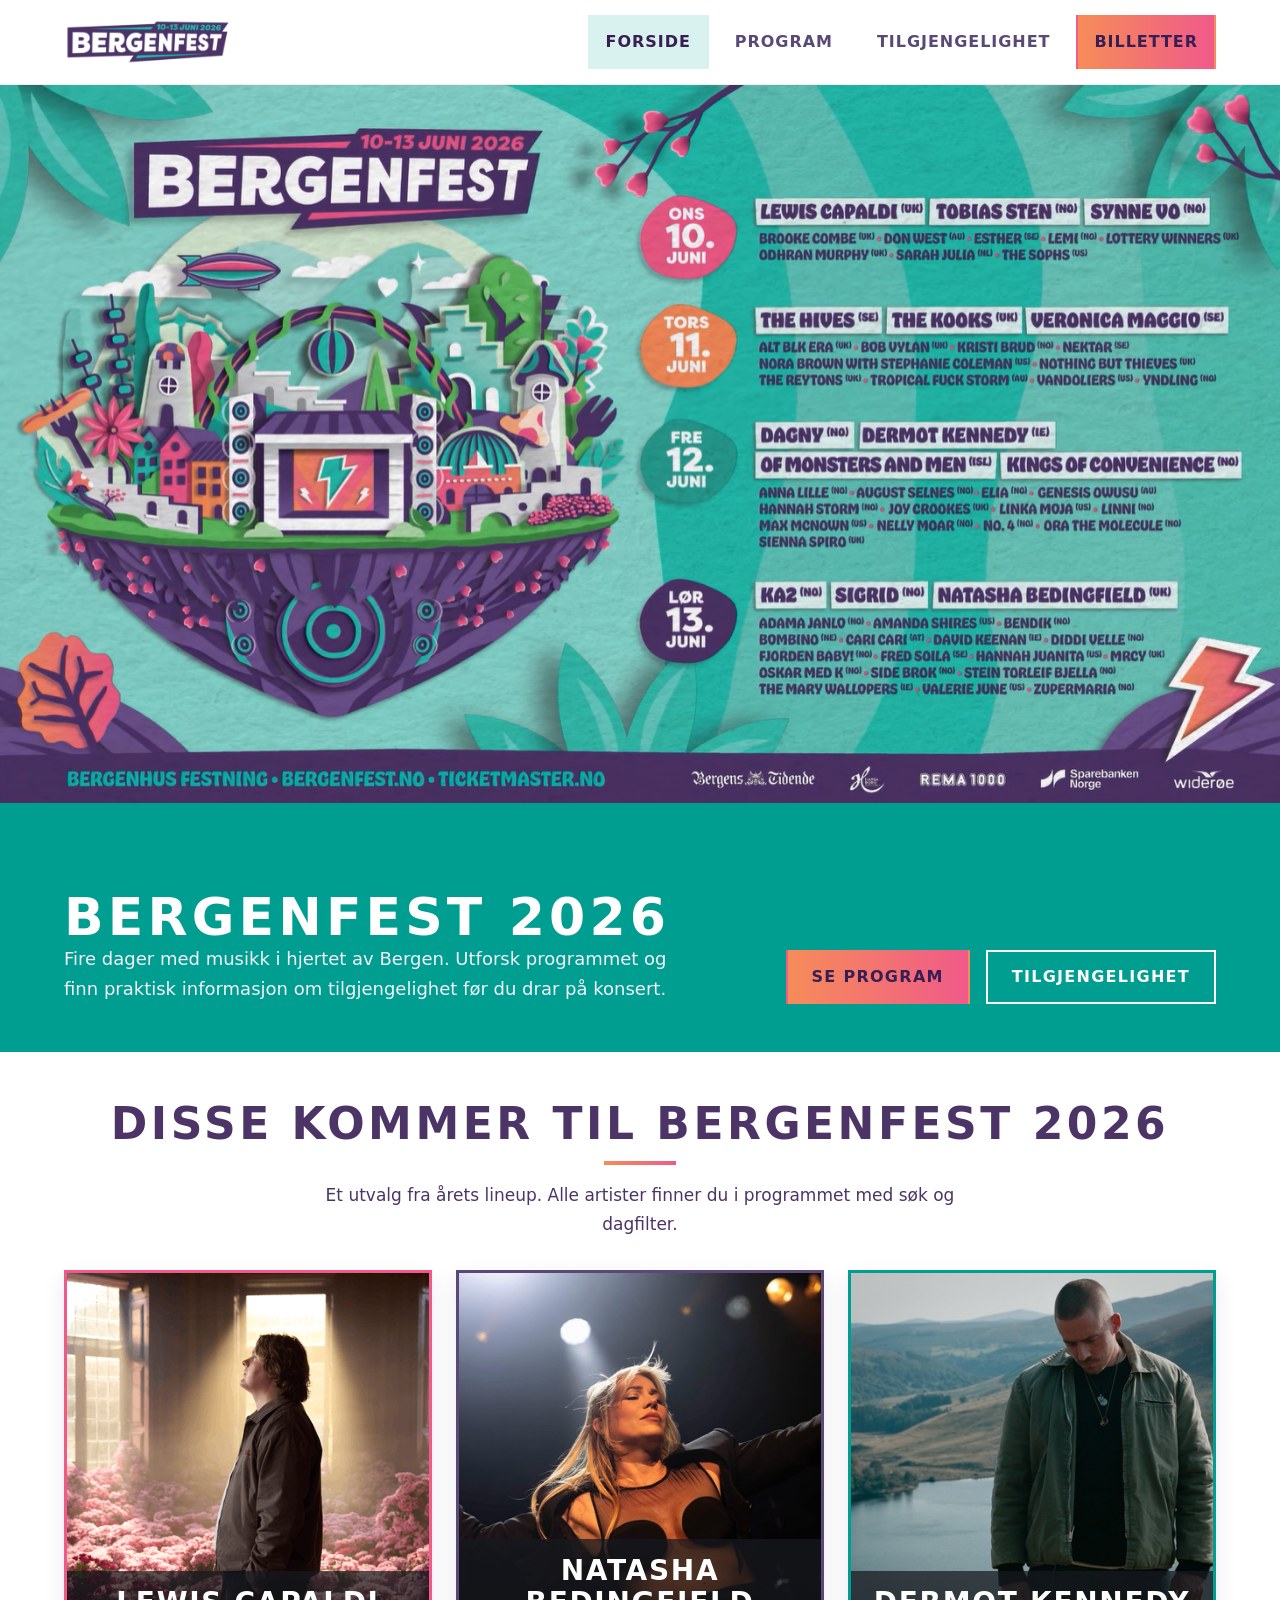
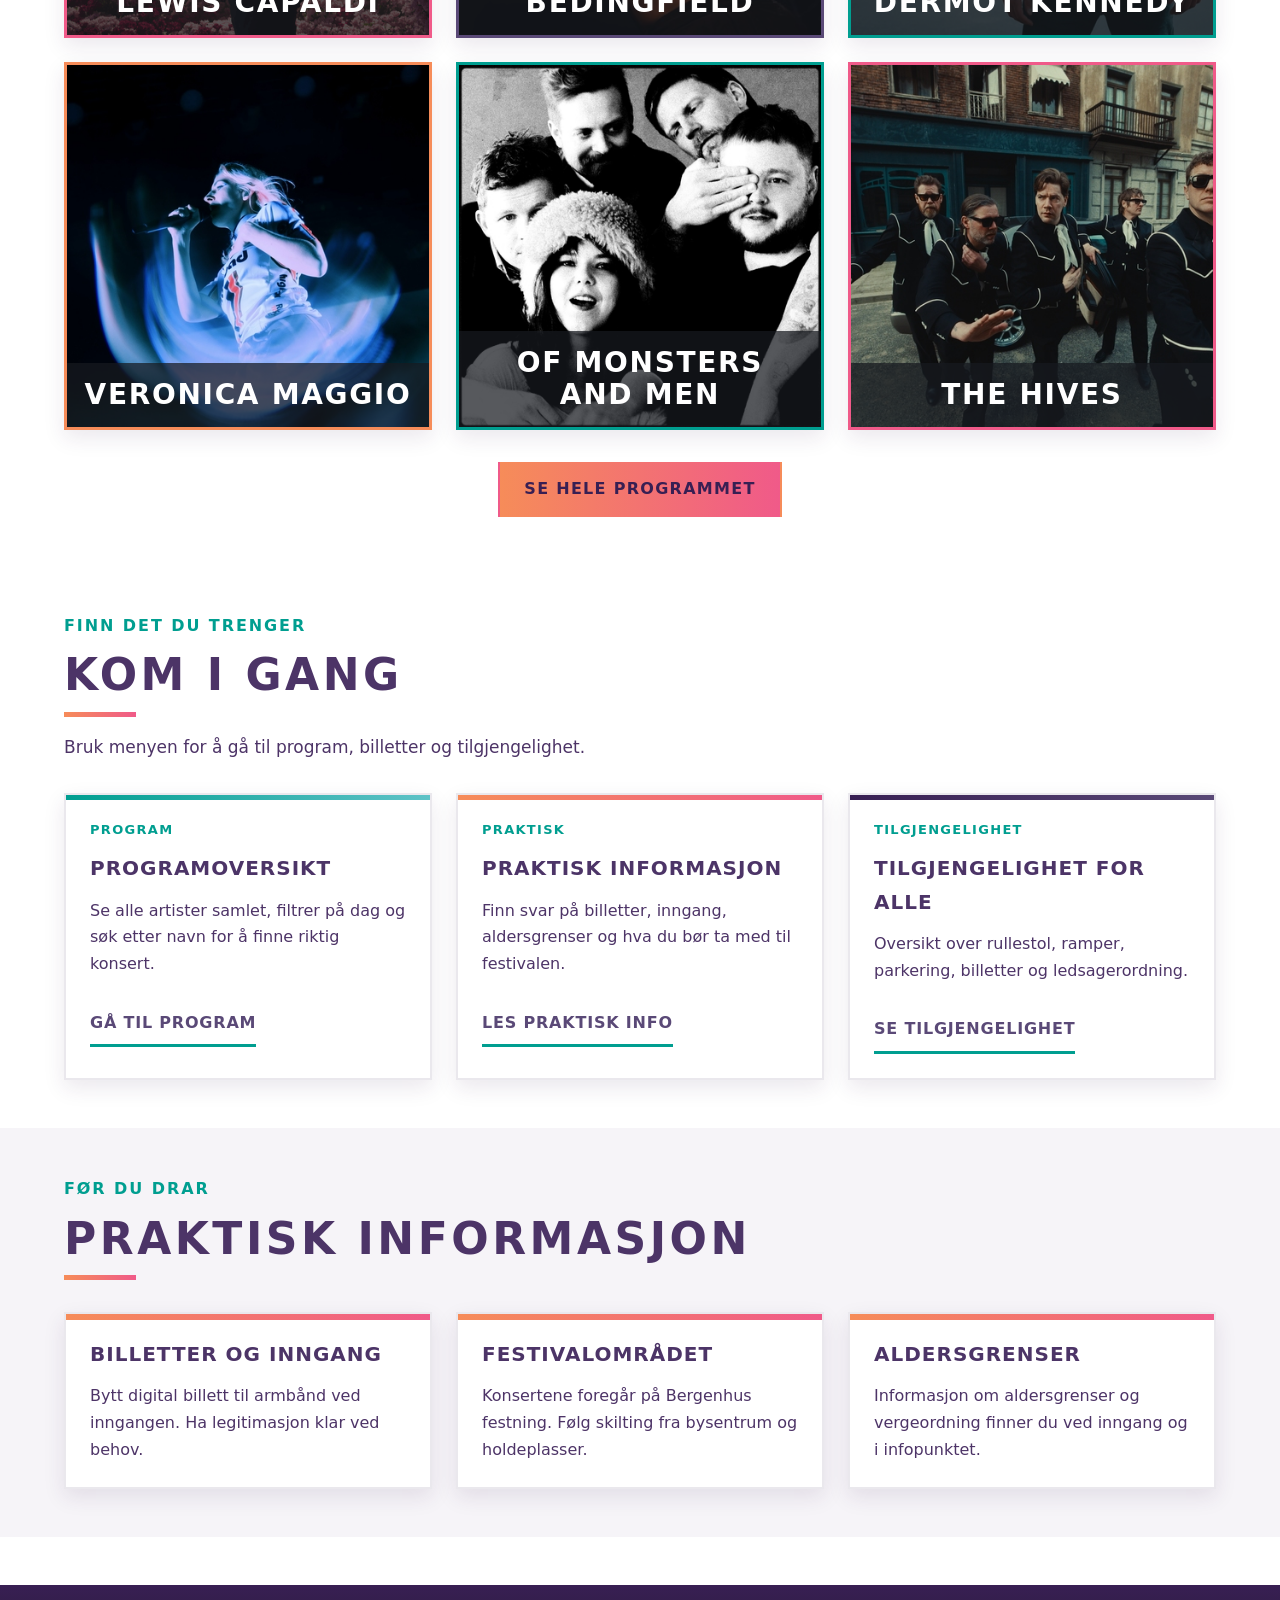
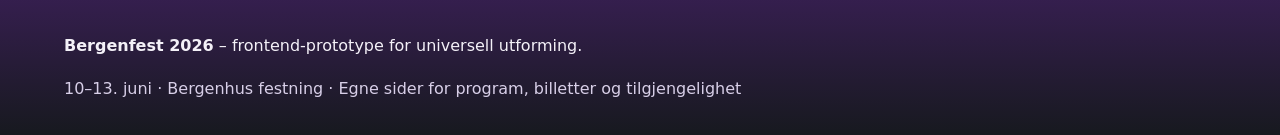
<file: index.html>
<!DOCTYPE html>
<html lang="nb">
<head>
  <meta charset="UTF-8">
  <meta name="viewport" content="width=device-width, initial-scale=1.0">
  <link rel="icon" href="Favicon/BergenFavicon.ico" sizes="any">
  <meta name="description" content="Bergenfest 2026 – forsiden med høydepunkter, kom i gang og praktisk informasjon.">
  <title>Bergenfest 2026 – Forside</title>
  <link rel="stylesheet" href="css/common.css">
  <link rel="stylesheet" href="css/forside.css">
</head>
<body>
  <a class="skip-link" href="#hovedinnhold">Hopp til hovedinnhold</a>

  <header class="site-header">
    <div class="site-header__inner">
      <a class="site-logo" href="index.html" aria-label="Bergenfest 2026 – gå til forsiden">
        <img class="site-logo__image" src="Bergenfest - Bergenfest_files/date-purple-with-green.png" alt="" width="168" height="72">
      </a>

      <div class="site-header__tools">
        <a class="site-cta" href="billetter.html">Billetter</a>
        <button
          type="button"
          class="menu-toggle"
          aria-expanded="false"
          aria-controls="hovedmeny"
          aria-label="Åpne eller lukk navigasjonsmeny"
        >
          <span class="menu-toggle__bar" aria-hidden="true"></span>
          <span class="menu-toggle__bar" aria-hidden="true"></span>
          <span class="menu-toggle__bar" aria-hidden="true"></span>
          <span class="menu-toggle__label">Meny</span>
        </button>
      </div>

      <nav id="hovedmeny" class="site-nav" aria-label="Hovedmeny">
        <ul class="site-nav__list">
          <li><a href="index.html" class="site-nav__link" aria-current="page">Forside</a></li>
          <li><a href="program.html" class="site-nav__link">Program</a></li>
          <li><a href="tilgjengelighet.html" class="site-nav__link">Tilgjengelighet</a></li>
          <li>
            <a href="billetter.html" class="site-nav__link site-nav__link--cta">
              Billetter
            </a>
          </li>
        </ul>
      </nav>
    </div>
  </header>

  <main id="hovedinnhold" class="site-main" tabindex="-1">
    <section class="media-hero" aria-labelledby="forside-tittel">
      <img
        class="media-hero__image"
        src="HJEMMESIDE.png"
        alt="Bergenfest 2026-plakat med festivalillustrasjon, lineup for 10.–13. juni og hovedartister som Lewis Capaldi, The Hives, Dagny og Sigrid."
      >
    </section>

    <section class="intro-band" aria-labelledby="forside-tittel">
      <div class="intro-band__inner">
        <div>
          <p class="section-heading__kicker">Bergenhus festning</p>
          <h1 id="forside-tittel" class="intro-band__title">Bergenfest 2026</h1>
          <p class="intro-band__lead">
            Fire dager med musikk i hjertet av Bergen. Utforsk programmet og finn praktisk informasjon
            om tilgjengelighet før du drar på konsert.
          </p>
        </div>
        <div class="intro-band__actions">
          <a class="button button--primary" href="program.html">Se program</a>
          <a class="button button--on-dark" href="tilgjengelighet.html">Tilgjengelighet</a>
        </div>
      </div>
    </section>

    <section class="page-section featured-artists" aria-labelledby="featured-artists-tittel">
      <header class="section-heading section-heading--centered">
        <h2 id="featured-artists-tittel" class="section-title">Disse kommer til Bergenfest 2026</h2>
        <p class="section-intro">
          Et utvalg fra årets lineup. Alle artister finner du i programmet med søk og dagfilter.
        </p>
      </header>
      <ul class="featured-artists__grid">
        <li class="artist-teaser">
          <article class="artist-teaser__card artist-teaser__card--red">
            <a class="artist-teaser__link" href="artist.html?slug=lewis-capaldi-1">
              <img class="artist-teaser__image" src="Bergenfest - Bergenfest_files/lewis-capaldi-press.png" alt="Pressefoto av Lewis Capaldi">
              <span class="artist-teaser__name">Lewis Capaldi</span>
            </a>
          </article>
        </li>
        <li class="artist-teaser">
          <article class="artist-teaser__card artist-teaser__card--purple">
            <a class="artist-teaser__link" href="artist.html?slug=natasha-bedingfield">
              <img class="artist-teaser__image" src="Bergenfest - Bergenfest_files/nb-1-4-34-17-pm.JPG" alt="Pressefoto av Natasha Bedingfield">
              <span class="artist-teaser__name">Natasha Bedingfield</span>
            </a>
          </article>
        </li>
        <li class="artist-teaser">
          <article class="artist-teaser__card artist-teaser__card--green">
            <a class="artist-teaser__link" href="artist.html?slug=dermot-kennedy">
              <img class="artist-teaser__image" src="Bergenfest - Bergenfest_files/artwork-photo-silken-weinberg.jpg" alt="Pressefoto av Dermot Kennedy">
              <span class="artist-teaser__name">Dermot Kennedy</span>
            </a>
          </article>
        </li>
        <li class="artist-teaser">
          <article class="artist-teaser__card artist-teaser__card--orange">
            <a class="artist-teaser__link" href="artist.html?slug=veronica-maggio-1">
              <img class="artist-teaser__image" src="Bergenfest - Bergenfest_files/veronica-maggio-bla-va-gra-t-fotograf-johanna-pettersson.jpg" alt="Pressefoto av Veronica Maggio">
              <span class="artist-teaser__name">Veronica Maggio</span>
            </a>
          </article>
        </li>
        <li class="artist-teaser">
          <article class="artist-teaser__card artist-teaser__card--green">
            <a class="artist-teaser__link" href="artist.html?slug=of-monsters-and-men">
              <img class="artist-teaser__image" src="Bergenfest - Bergenfest_files/omam-2025-festival-asset-1.jpg" alt="Pressefoto av Of Monsters and Men">
              <span class="artist-teaser__name">Of Monsters and Men</span>
            </a>
          </article>
        </li>
        <li class="artist-teaser">
          <article class="artist-teaser__card artist-teaser__card--red">
            <a class="artist-teaser__link" href="artist.html?slug=the-hives">
              <img class="artist-teaser__image" src="Bergenfest - Bergenfest_files/2025-03-12-thehives-romania-10908.jpg" alt="Pressefoto av The Hives">
              <span class="artist-teaser__name">The Hives</span>
            </a>
          </article>
        </li>
      </ul>
      <p class="featured-artists__cta">
        <a class="button button--primary" href="program.html">Se hele programmet</a>
      </p>
    </section>

    <section class="page-section" aria-labelledby="kom-i-gang-tittel">
      <header class="section-heading">
        <p class="section-heading__kicker">Finn det du trenger</p>
        <h2 id="kom-i-gang-tittel" class="section-title">Kom i gang</h2>
        <p class="section-intro">
          Bruk menyen for å gå til program, billetter og tilgjengelighet.
        </p>
      </header>
      <ul class="card-grid">
        <li>
          <article class="info-card info-card--program">
            <p class="info-card__tag" aria-hidden="true">Program</p>
            <h3 class="info-card__title">Programoversikt</h3>
            <p class="info-card__text">
              Se alle artister samlet, filtrer på dag og søk etter navn for å finne riktig konsert.
            </p>
            <a class="info-card__link" href="program.html">Gå til program</a>
          </article>
        </li>
        <li>
          <article class="info-card info-card--practical">
            <p class="info-card__tag" aria-hidden="true">Praktisk</p>
            <h3 class="info-card__title">Praktisk informasjon</h3>
            <p class="info-card__text">
              Finn svar på billetter, inngang, aldersgrenser og hva du bør ta med til festivalen.
            </p>
            <a class="info-card__link" href="index.html#praktisk">Les praktisk info</a>
          </article>
        </li>
        <li>
          <article class="info-card info-card--access">
            <p class="info-card__tag" aria-hidden="true">Tilgjengelighet</p>
            <h3 class="info-card__title">Tilgjengelighet for alle</h3>
            <p class="info-card__text">
              Oversikt over rullestol, ramper, parkering, billetter og ledsagerordning.
            </p>
            <a class="info-card__link" href="tilgjengelighet.html">Se tilgjengelighet</a>
          </article>
        </li>
      </ul>
    </section>

    <section id="praktisk" class="page-section page-section--muted" aria-labelledby="praktisk-tittel">
      <header class="section-heading">
        <p class="section-heading__kicker">Før du drar</p>
        <h2 id="praktisk-tittel" class="section-title">Praktisk informasjon</h2>
      </header>
      <div class="practical-grid">
        <article class="practical-card">
          <h3 class="practical-card__title">Billetter og inngang</h3>
          <p>Bytt digital billett til armbånd ved inngangen. Ha legitimasjon klar ved behov.</p>
        </article>
        <article class="practical-card">
          <h3 class="practical-card__title">Festivalområdet</h3>
          <p>Konsertene foregår på Bergenhus festning. Følg skilting fra bysentrum og holdeplasser.</p>
        </article>
        <article class="practical-card">
          <h3 class="practical-card__title">Aldersgrenser</h3>
          <p>Informasjon om aldersgrenser og vergeordning finner du ved inngang og i infopunktet.</p>
        </article>
      </div>
    </section>
  </main>

  <footer class="site-footer">
    <div class="site-footer__inner">
      <p><strong>Bergenfest 2026</strong> – frontend-prototype for universell utforming.</p>
      <p class="site-footer__meta">10–13. juni · Bergenhus festning · Egne sider for program, billetter og tilgjengelighet</p>
    </div>
  </footer>

  <script src="js/common.js"></script>
</body>
</html>
</file>
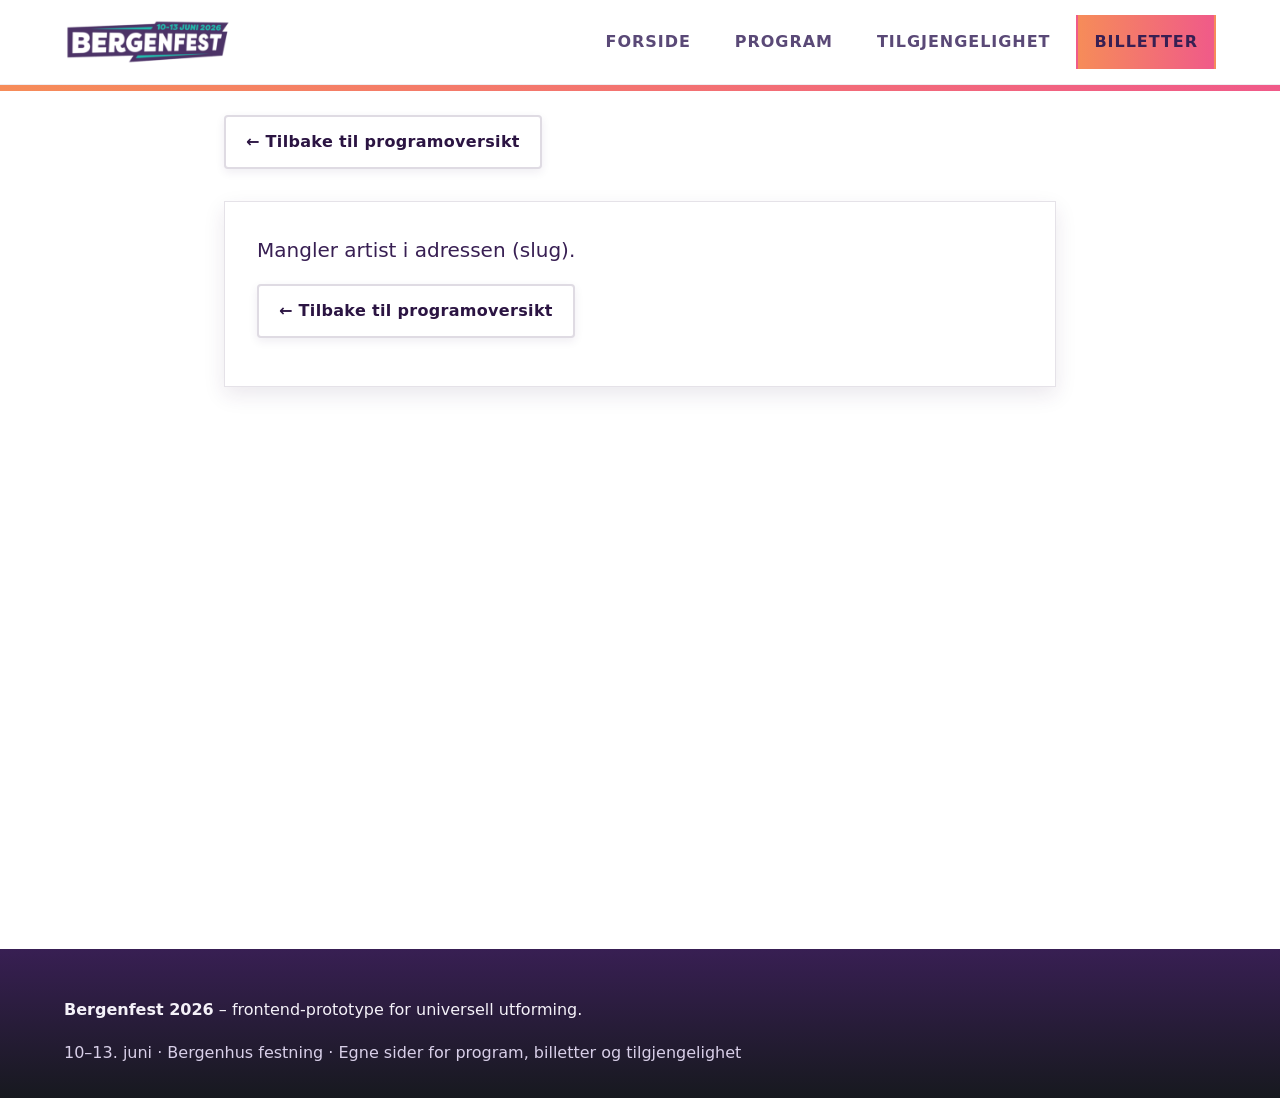
<file: artist.html>
<!DOCTYPE html>
<html lang="nb">
<head>
  <meta charset="UTF-8">
  <meta name="viewport" content="width=device-width, initial-scale=1.0">
  <link rel="icon" href="Favicon/BergenFavicon.ico" sizes="any">
  <meta id="side-meta" name="description" content="Artist på Bergenfest 2026.">
  <title>Artist – Bergenfest 2026</title>
  <link rel="stylesheet" href="css/common.css">
  <link rel="stylesheet" href="css/artist.css">
</head>
<body>
  <a class="skip-link" href="#hovedinnhold">Hopp til hovedinnhold</a>

  <header class="site-header">
    <div class="site-header__inner">
      <a class="site-logo" href="index.html" aria-label="Bergenfest 2026 – gå til forsiden">
        <img class="site-logo__image" src="Bergenfest - Bergenfest_files/date-purple-with-green.png" alt="" width="168" height="72">
      </a>

      <div class="site-header__tools">
        <a class="site-cta" href="billetter.html">Billetter</a>
        <button
          type="button"
          class="menu-toggle"
          aria-expanded="false"
          aria-controls="hovedmeny"
          aria-label="Åpne eller lukk navigasjonsmeny"
        >
          <span class="menu-toggle__bar" aria-hidden="true"></span>
          <span class="menu-toggle__bar" aria-hidden="true"></span>
          <span class="menu-toggle__bar" aria-hidden="true"></span>
          <span class="menu-toggle__label">Meny</span>
        </button>
      </div>

      <nav id="hovedmeny" class="site-nav" aria-label="Hovedmeny">
        <ul class="site-nav__list">
          <li><a href="index.html" class="site-nav__link">Forside</a></li>
          <li><a href="program.html" class="site-nav__link">Program</a></li>
          <li><a href="tilgjengelighet.html" class="site-nav__link">Tilgjengelighet</a></li>
          <li>
            <a href="billetter.html" class="site-nav__link site-nav__link--cta">
              Billetter
            </a>
          </li>
        </ul>
      </nav>
    </div>
  </header>

  <main id="hovedinnhold" class="site-main" tabindex="-1">
    <div class="page-intro page-intro--program" aria-hidden="true"></div>
    <div class="page-section artist-page">
      <nav class="artist-page-nav" aria-label="Program">
        <a class="artist-back" href="program.html">← Tilbake til programoversikt</a>
      </nav>
      <div id="artist-root" class="artist-root" aria-live="polite">
        <p class="artist-status">Laster artist …</p>
      </div>
    </div>
  </main>

  <footer class="site-footer">
    <div class="site-footer__inner">
      <p><strong>Bergenfest 2026</strong> – frontend-prototype for universell utforming.</p>
      <p class="site-footer__meta">10–13. juni · Bergenhus festning · Egne sider for program, billetter og tilgjengelighet</p>
    </div>
  </footer>

  <script src="js/common.js"></script>
  <script src="js/artist.js"></script>
</body>
</html>
</file>
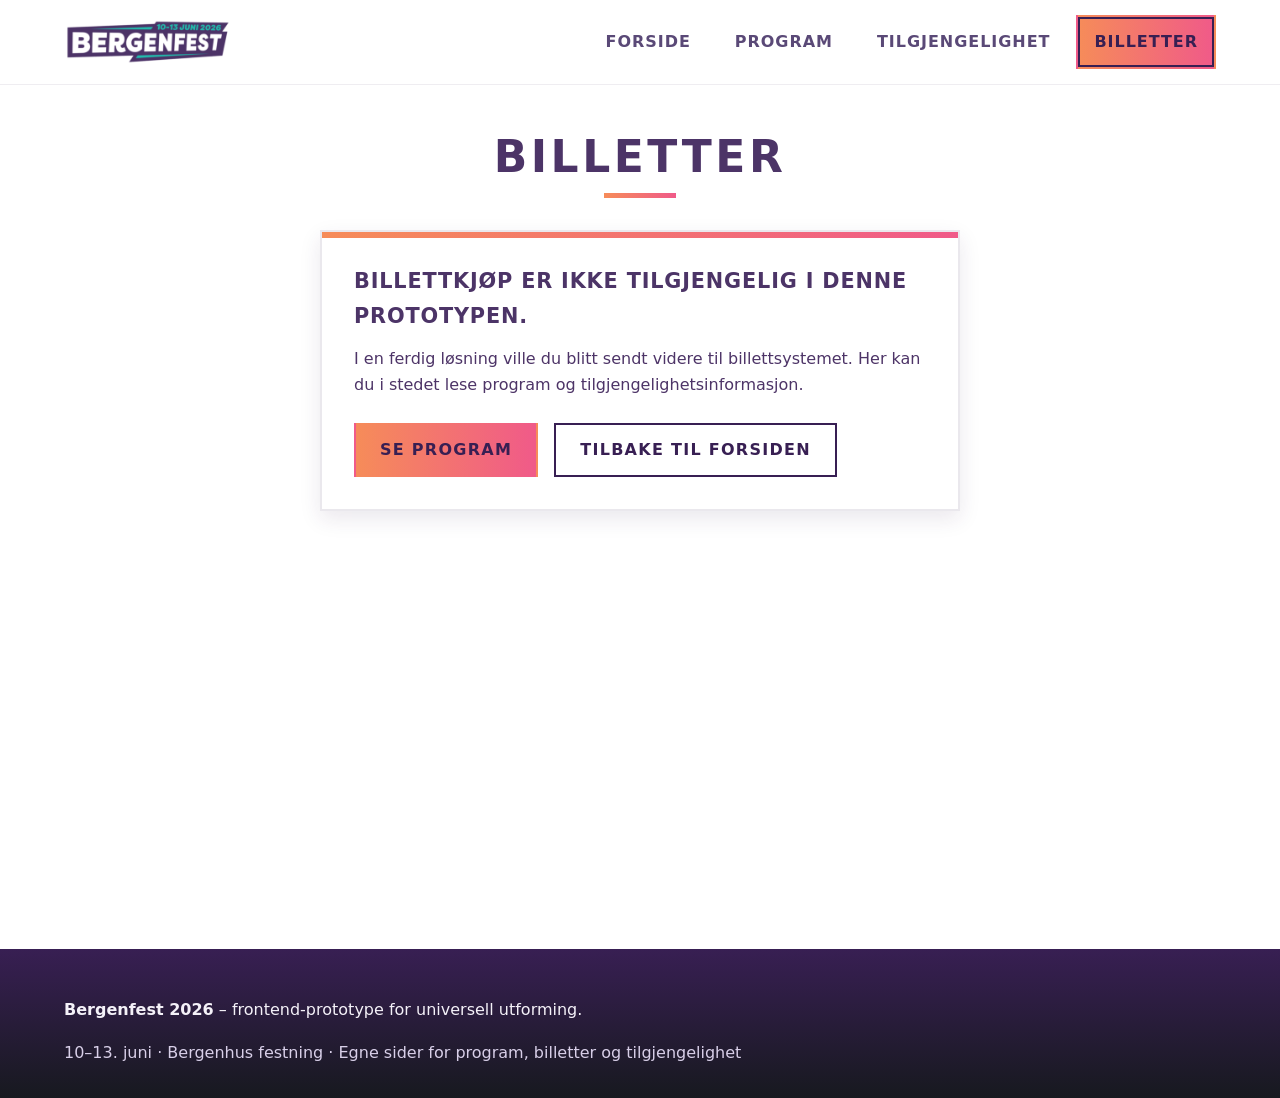
<file: billetter.html>
<!DOCTYPE html>
<html lang="nb">
<head>
  <meta charset="UTF-8">
  <meta name="viewport" content="width=device-width, initial-scale=1.0">
  <link rel="icon" href="Favicon/BergenFavicon.ico" sizes="any">
  <meta name="description" content="Bergenfest 2026 – informasjon om billetter (prototype).">
  <title>Bergenfest 2026 – Billetter</title>
  <link rel="stylesheet" href="css/common.css">
  <link rel="stylesheet" href="css/billetter.css">
</head>
<body>
  <a class="skip-link" href="#hovedinnhold">Hopp til hovedinnhold</a>

  <header class="site-header">
    <div class="site-header__inner">
      <a class="site-logo" href="index.html" aria-label="Bergenfest 2026 – gå til forsiden">
        <img class="site-logo__image" src="Bergenfest - Bergenfest_files/date-purple-with-green.png" alt="" width="168" height="72">
      </a>

      <div class="site-header__tools">
        <a class="site-cta" href="billetter.html" aria-current="page">Billetter</a>
        <button
          type="button"
          class="menu-toggle"
          aria-expanded="false"
          aria-controls="hovedmeny"
          aria-label="Åpne eller lukk navigasjonsmeny"
        >
          <span class="menu-toggle__bar" aria-hidden="true"></span>
          <span class="menu-toggle__bar" aria-hidden="true"></span>
          <span class="menu-toggle__bar" aria-hidden="true"></span>
          <span class="menu-toggle__label">Meny</span>
        </button>
      </div>

      <nav id="hovedmeny" class="site-nav" aria-label="Hovedmeny">
        <ul class="site-nav__list">
          <li><a href="index.html" class="site-nav__link">Forside</a></li>
          <li><a href="program.html" class="site-nav__link">Program</a></li>
          <li><a href="tilgjengelighet.html" class="site-nav__link">Tilgjengelighet</a></li>
          <li>
            <a href="billetter.html" class="site-nav__link site-nav__link--cta" aria-current="page">
              Billetter
            </a>
          </li>
        </ul>
      </nav>
    </div>
  </header>

  <main id="hovedinnhold" class="site-main" tabindex="-1">
    <div class="page-section page-section--centered">
      <header class="page-header">
        <h1 id="billetter-tittel" class="page-header__title">Billetter</h1>
      </header>
      <div class="notice notice--info" role="status">
        <p class="notice__title">Billettkjøp er ikke tilgjengelig i denne prototypen.</p>
        <p class="notice__text">
          I en ferdig løsning ville du blitt sendt videre til billettsystemet. Her kan du i stedet lese program
          og tilgjengelighetsinformasjon.
        </p>
        <div class="notice__actions">
          <a class="button button--primary" href="program.html">Se program</a>
          <a class="button button--secondary" href="index.html">Tilbake til forsiden</a>
        </div>
      </div>
    </div>
  </main>

  <footer class="site-footer">
    <div class="site-footer__inner">
      <p><strong>Bergenfest 2026</strong> – frontend-prototype for universell utforming.</p>
      <p class="site-footer__meta">10–13. juni · Bergenhus festning · Egne sider for program, billetter og tilgjengelighet</p>
    </div>
  </footer>

  <script src="js/common.js"></script>
</body>
</html>
</file>
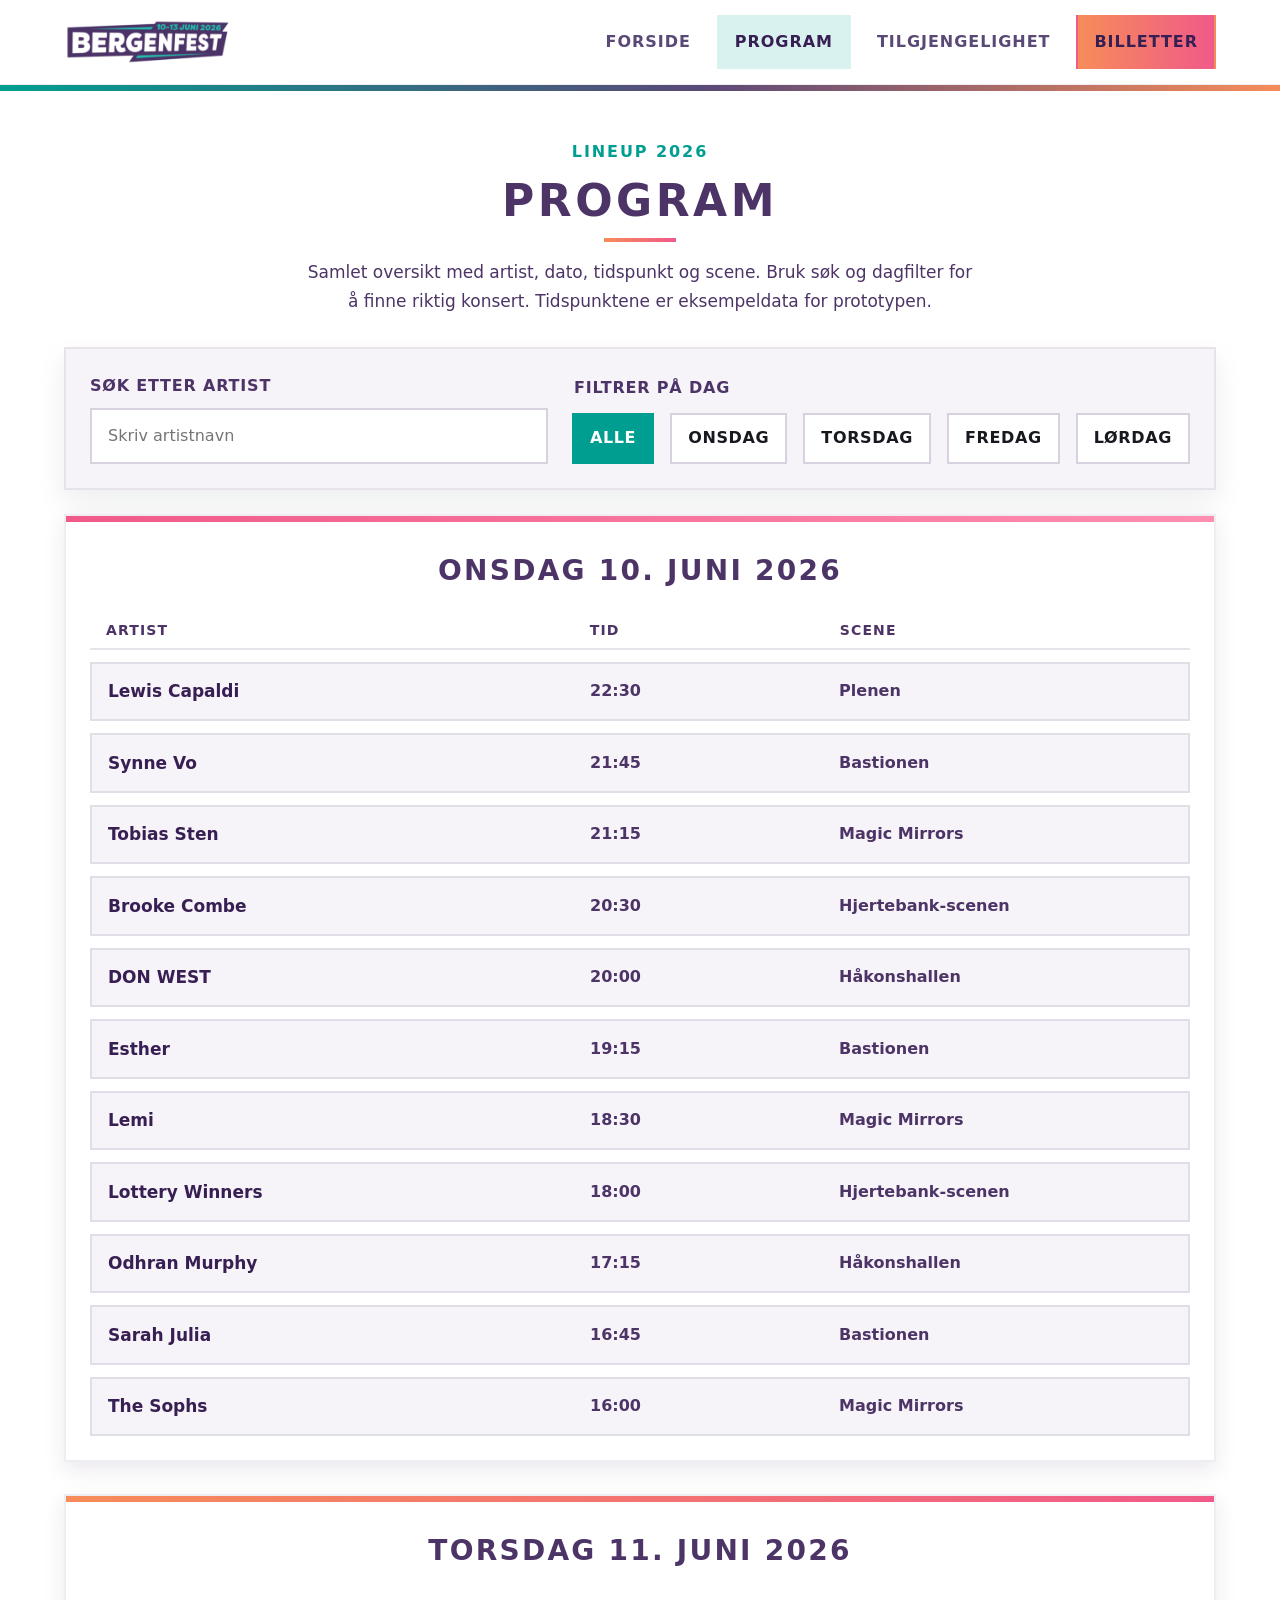
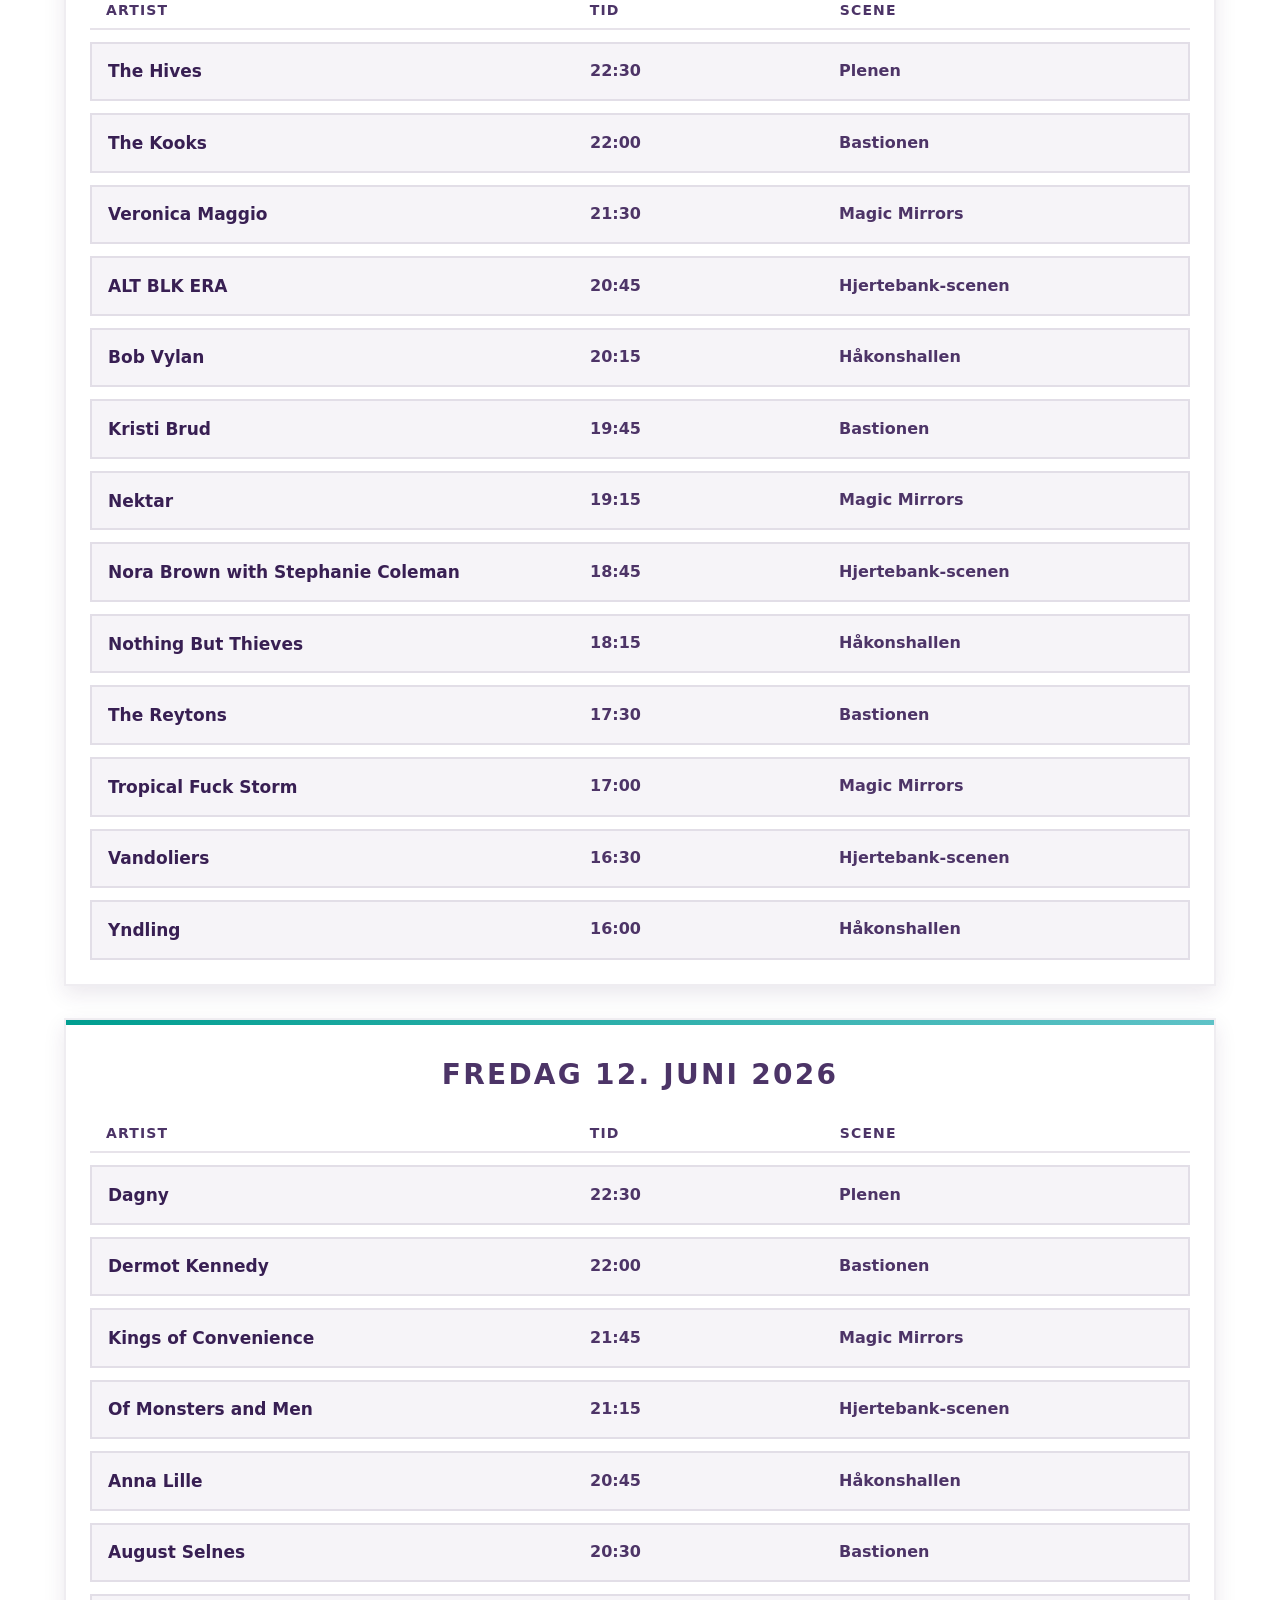
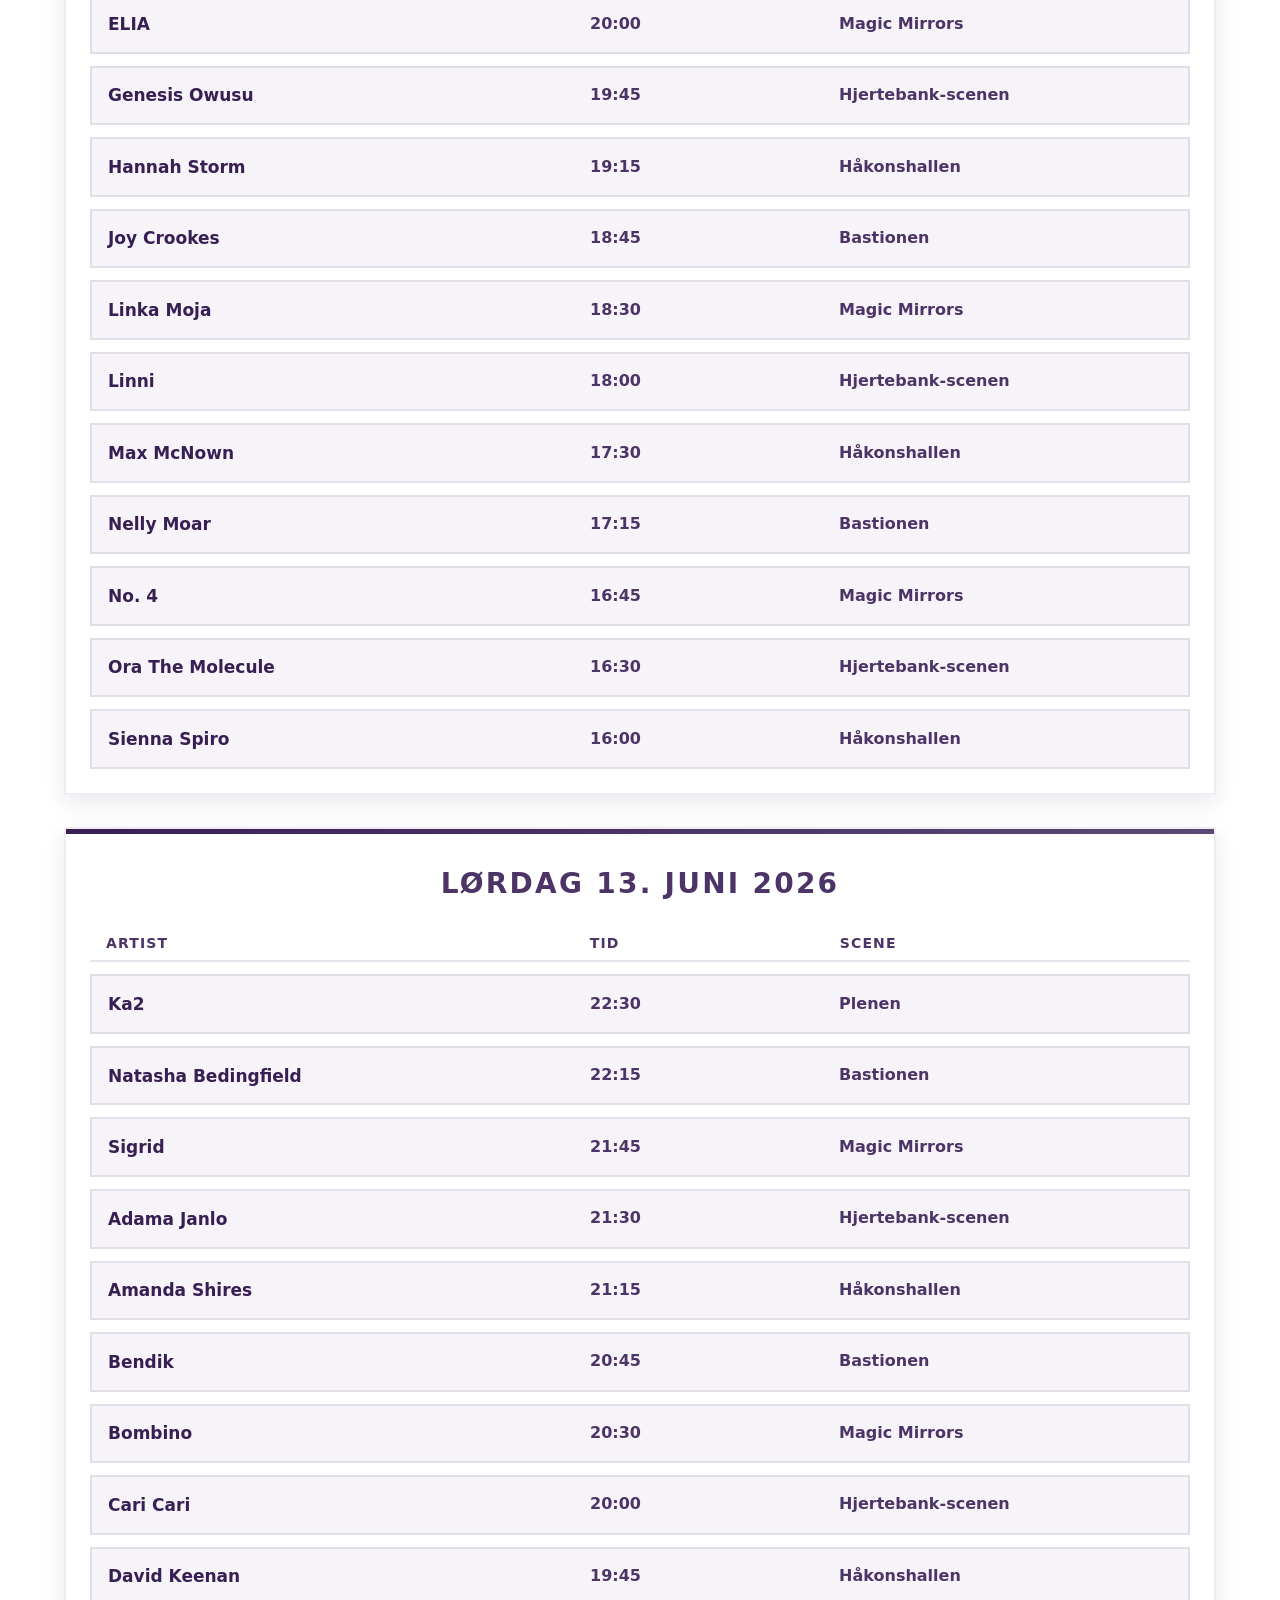
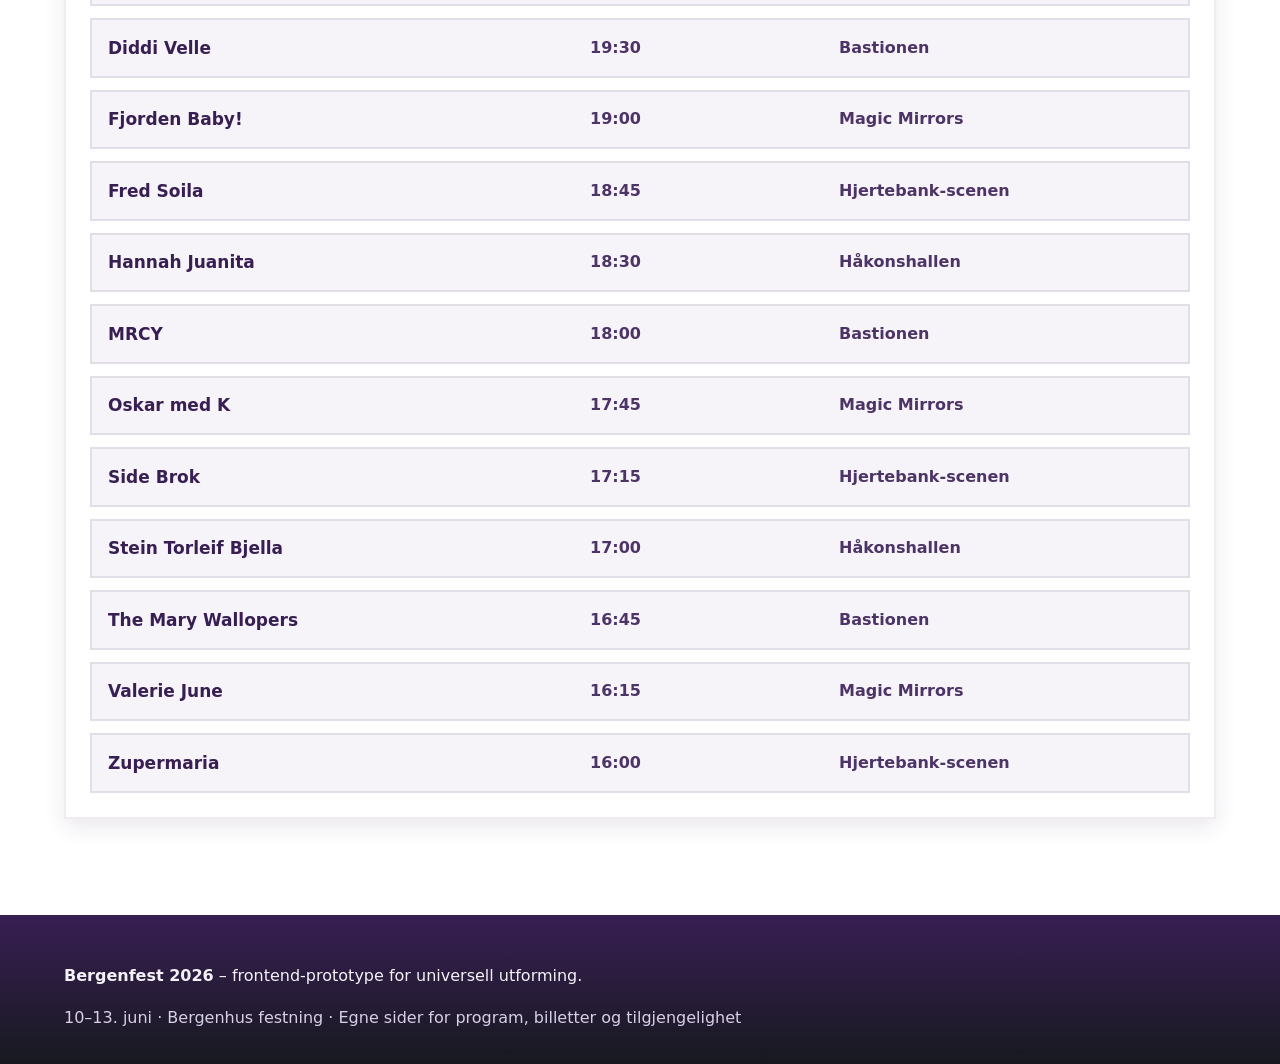
<file: program.html>
<!DOCTYPE html>
<html lang="nb">
<head>
  <meta charset="UTF-8">
  <meta name="viewport" content="width=device-width, initial-scale=1.0">
  <link rel="icon" href="Favicon/BergenFavicon.ico" sizes="any">
  <meta name="description" content="Bergenfest 2026 – program fordelt på onsdag til lørdag. Søk og filtrer på dag.">
  <title>Bergenfest 2026 – Program</title>
  <link rel="stylesheet" href="css/common.css">
  <link rel="stylesheet" href="css/program.css">
</head>
<body>
  <a class="skip-link" href="#hovedinnhold">Hopp til hovedinnhold</a>

  <header class="site-header">
    <div class="site-header__inner">
      <a class="site-logo" href="index.html" aria-label="Bergenfest 2026 – gå til forsiden">
        <img class="site-logo__image" src="Bergenfest - Bergenfest_files/date-purple-with-green.png" alt="" width="168" height="72">
      </a>

      <div class="site-header__tools">
        <a class="site-cta" href="billetter.html">Billetter</a>
        <button
          type="button"
          class="menu-toggle"
          aria-expanded="false"
          aria-controls="hovedmeny"
          aria-label="Åpne eller lukk navigasjonsmeny"
        >
          <span class="menu-toggle__bar" aria-hidden="true"></span>
          <span class="menu-toggle__bar" aria-hidden="true"></span>
          <span class="menu-toggle__bar" aria-hidden="true"></span>
          <span class="menu-toggle__label">Meny</span>
        </button>
      </div>

      <nav id="hovedmeny" class="site-nav" aria-label="Hovedmeny">
        <ul class="site-nav__list">
          <li><a href="index.html" class="site-nav__link">Forside</a></li>
          <li><a href="program.html" class="site-nav__link" aria-current="page">Program</a></li>
          <li><a href="tilgjengelighet.html" class="site-nav__link">Tilgjengelighet</a></li>
          <li>
            <a href="billetter.html" class="site-nav__link site-nav__link--cta">
              Billetter
            </a>
          </li>
        </ul>
      </nav>
    </div>
  </header>

  <main id="hovedinnhold" class="site-main" tabindex="-1">
    <div class="page-intro page-intro--program" aria-hidden="true"></div>
    <div class="page-section">
      <header class="page-header page-header--centered">
        <p class="page-header__kicker">Lineup 2026</p>
        <h1 id="program-tittel" class="page-header__title">Program</h1>
        <p class="page-header__lead">
          Samlet oversikt med artist, dato, tidspunkt og scene. Bruk søk og dagfilter for å finne riktig konsert.
          Tidspunktene er eksempeldata for prototypen.
        </p>
      </header>

      <div class="program-controls" role="search" aria-label="Filtrer program">
        <label class="search-field" for="artist-sok">
          <span class="search-field__label">Søk etter artist</span>
          <input
            id="artist-sok"
            class="search-field__input"
            type="search"
            name="artist-sok"
            placeholder="Skriv artistnavn"
            autocomplete="off"
            enterkeyhint="search"
          >
        </label>

        <fieldset class="day-filters">
          <legend class="day-filters__legend">Filtrer på dag</legend>
          <div class="day-filters__buttons">
            <button type="button" class="filter-button filter-button--active" data-day-filter="alle" aria-pressed="true">
              Alle
            </button>
            <button type="button" class="filter-button" data-day-filter="onsdag" aria-pressed="false">
              Onsdag
            </button>
            <button type="button" class="filter-button" data-day-filter="torsdag" aria-pressed="false">
              Torsdag
            </button>
            <button type="button" class="filter-button" data-day-filter="fredag" aria-pressed="false">
              Fredag
            </button>
            <button type="button" class="filter-button" data-day-filter="lordag" aria-pressed="false">
              Lørdag
            </button>
          </div>
        </fieldset>
      </div>

      <p id="program-status" class="program-status" role="status" aria-live="polite"></p>

      <div id="program-innhold" class="program-schedule" aria-describedby="program-tittel program-status">
        <section class="program-day program-day--onsdag" data-day="onsdag" aria-labelledby="program-dag-onsdag">
          <h2 id="program-dag-onsdag" class="program-day__title">Onsdag 10. juni 2026</h2>
          <div class="program-day__table" role="table" aria-label="Onsdag 10. juni 2026">
            <div class="program-day__header" role="row">
              <span class="program-day__header-cell program-day__header-cell--artist" role="columnheader">Artist</span>
              <span class="program-day__header-cell program-day__header-cell--time" role="columnheader">Tid</span>
              <span class="program-day__header-cell program-day__header-cell--stage" role="columnheader">Scene</span>
            </div>
            <ul class="program-day__list" role="rowgroup">
            <li class="program-day__item" data-artist-name="lewis capaldi" role="row">
              <a class="program-day__link" href="artist.html?slug=lewis-capaldi-1">
                <span class="program-day__name" role="cell">Lewis Capaldi</span>
                <span class="program-day__time" role="cell">
                  <span class="program-day__label">Tid</span>
                  <time datetime="2026-06-10T22:30">22:30</time>
                </span>
                <span class="program-day__stage" role="cell">
                  <span class="program-day__label">Scene</span>
                  Plenen
                </span>
              </a>
            </li>
            <li class="program-day__item" data-artist-name="synne vo" role="row">
              <a class="program-day__link" href="artist.html?slug=synne-vo">
                <span class="program-day__name" role="cell">Synne Vo</span>
                <span class="program-day__time" role="cell">
                  <span class="program-day__label">Tid</span>
                  <time datetime="2026-06-10T21:45">21:45</time>
                </span>
                <span class="program-day__stage" role="cell">
                  <span class="program-day__label">Scene</span>
                  Bastionen
                </span>
              </a>
            </li>
            <li class="program-day__item" data-artist-name="tobias sten" role="row">
              <a class="program-day__link" href="artist.html?slug=tobias-sten">
                <span class="program-day__name" role="cell">Tobias Sten</span>
                <span class="program-day__time" role="cell">
                  <span class="program-day__label">Tid</span>
                  <time datetime="2026-06-10T21:15">21:15</time>
                </span>
                <span class="program-day__stage" role="cell">
                  <span class="program-day__label">Scene</span>
                  Magic Mirrors
                </span>
              </a>
            </li>
            <li class="program-day__item" data-artist-name="brooke combe" role="row">
              <a class="program-day__link" href="artist.html?slug=brooke-combe-1">
                <span class="program-day__name" role="cell">Brooke Combe</span>
                <span class="program-day__time" role="cell">
                  <span class="program-day__label">Tid</span>
                  <time datetime="2026-06-10T20:30">20:30</time>
                </span>
                <span class="program-day__stage" role="cell">
                  <span class="program-day__label">Scene</span>
                  Hjertebank-scenen
                </span>
              </a>
            </li>
            <li class="program-day__item" data-artist-name="don west" role="row">
              <a class="program-day__link" href="artist.html?slug=don-west">
                <span class="program-day__name" role="cell">DON WEST</span>
                <span class="program-day__time" role="cell">
                  <span class="program-day__label">Tid</span>
                  <time datetime="2026-06-10T20:00">20:00</time>
                </span>
                <span class="program-day__stage" role="cell">
                  <span class="program-day__label">Scene</span>
                  Håkonshallen
                </span>
              </a>
            </li>
            <li class="program-day__item" data-artist-name="esther" role="row">
              <a class="program-day__link" href="artist.html?slug=esther">
                <span class="program-day__name" role="cell">Esther</span>
                <span class="program-day__time" role="cell">
                  <span class="program-day__label">Tid</span>
                  <time datetime="2026-06-10T19:15">19:15</time>
                </span>
                <span class="program-day__stage" role="cell">
                  <span class="program-day__label">Scene</span>
                  Bastionen
                </span>
              </a>
            </li>
            <li class="program-day__item" data-artist-name="lemi" role="row">
              <a class="program-day__link" href="artist.html?slug=lemi">
                <span class="program-day__name" role="cell">Lemi</span>
                <span class="program-day__time" role="cell">
                  <span class="program-day__label">Tid</span>
                  <time datetime="2026-06-10T18:30">18:30</time>
                </span>
                <span class="program-day__stage" role="cell">
                  <span class="program-day__label">Scene</span>
                  Magic Mirrors
                </span>
              </a>
            </li>
            <li class="program-day__item" data-artist-name="lottery winners" role="row">
              <a class="program-day__link" href="artist.html?slug=lottery-winners">
                <span class="program-day__name" role="cell">Lottery Winners</span>
                <span class="program-day__time" role="cell">
                  <span class="program-day__label">Tid</span>
                  <time datetime="2026-06-10T18:00">18:00</time>
                </span>
                <span class="program-day__stage" role="cell">
                  <span class="program-day__label">Scene</span>
                  Hjertebank-scenen
                </span>
              </a>
            </li>
            <li class="program-day__item" data-artist-name="odhran murphy" role="row">
              <a class="program-day__link" href="artist.html?slug=odhran-murphy">
                <span class="program-day__name" role="cell">Odhran Murphy</span>
                <span class="program-day__time" role="cell">
                  <span class="program-day__label">Tid</span>
                  <time datetime="2026-06-10T17:15">17:15</time>
                </span>
                <span class="program-day__stage" role="cell">
                  <span class="program-day__label">Scene</span>
                  Håkonshallen
                </span>
              </a>
            </li>
            <li class="program-day__item" data-artist-name="sarah julia" role="row">
              <a class="program-day__link" href="artist.html?slug=sarah-julia">
                <span class="program-day__name" role="cell">Sarah Julia</span>
                <span class="program-day__time" role="cell">
                  <span class="program-day__label">Tid</span>
                  <time datetime="2026-06-10T16:45">16:45</time>
                </span>
                <span class="program-day__stage" role="cell">
                  <span class="program-day__label">Scene</span>
                  Bastionen
                </span>
              </a>
            </li>
            <li class="program-day__item" data-artist-name="the sophs" role="row">
              <a class="program-day__link" href="artist.html?slug=the-sophs">
                <span class="program-day__name" role="cell">The Sophs</span>
                <span class="program-day__time" role="cell">
                  <span class="program-day__label">Tid</span>
                  <time datetime="2026-06-10T16:00">16:00</time>
                </span>
                <span class="program-day__stage" role="cell">
                  <span class="program-day__label">Scene</span>
                  Magic Mirrors
                </span>
              </a>
            </li>
            </ul>
          </div>
        </section>
        <section class="program-day program-day--torsdag" data-day="torsdag" aria-labelledby="program-dag-torsdag">
          <h2 id="program-dag-torsdag" class="program-day__title">Torsdag 11. juni 2026</h2>
          <div class="program-day__table" role="table" aria-label="Torsdag 11. juni 2026">
            <div class="program-day__header" role="row">
              <span class="program-day__header-cell program-day__header-cell--artist" role="columnheader">Artist</span>
              <span class="program-day__header-cell program-day__header-cell--time" role="columnheader">Tid</span>
              <span class="program-day__header-cell program-day__header-cell--stage" role="columnheader">Scene</span>
            </div>
            <ul class="program-day__list" role="rowgroup">
            <li class="program-day__item" data-artist-name="the hives" role="row">
              <a class="program-day__link" href="artist.html?slug=the-hives">
                <span class="program-day__name" role="cell">The Hives</span>
                <span class="program-day__time" role="cell">
                  <span class="program-day__label">Tid</span>
                  <time datetime="2026-06-11T22:30">22:30</time>
                </span>
                <span class="program-day__stage" role="cell">
                  <span class="program-day__label">Scene</span>
                  Plenen
                </span>
              </a>
            </li>
            <li class="program-day__item" data-artist-name="the kooks" role="row">
              <a class="program-day__link" href="artist.html?slug=the-kooks">
                <span class="program-day__name" role="cell">The Kooks</span>
                <span class="program-day__time" role="cell">
                  <span class="program-day__label">Tid</span>
                  <time datetime="2026-06-11T22:00">22:00</time>
                </span>
                <span class="program-day__stage" role="cell">
                  <span class="program-day__label">Scene</span>
                  Bastionen
                </span>
              </a>
            </li>
            <li class="program-day__item" data-artist-name="veronica maggio" role="row">
              <a class="program-day__link" href="artist.html?slug=veronica-maggio-1">
                <span class="program-day__name" role="cell">Veronica Maggio</span>
                <span class="program-day__time" role="cell">
                  <span class="program-day__label">Tid</span>
                  <time datetime="2026-06-11T21:30">21:30</time>
                </span>
                <span class="program-day__stage" role="cell">
                  <span class="program-day__label">Scene</span>
                  Magic Mirrors
                </span>
              </a>
            </li>
            <li class="program-day__item" data-artist-name="alt blk era" role="row">
              <a class="program-day__link" href="artist.html?slug=alt-blk-era">
                <span class="program-day__name" role="cell">ALT BLK ERA</span>
                <span class="program-day__time" role="cell">
                  <span class="program-day__label">Tid</span>
                  <time datetime="2026-06-11T20:45">20:45</time>
                </span>
                <span class="program-day__stage" role="cell">
                  <span class="program-day__label">Scene</span>
                  Hjertebank-scenen
                </span>
              </a>
            </li>
            <li class="program-day__item" data-artist-name="bob vylan" role="row">
              <a class="program-day__link" href="artist.html?slug=bob-vylan">
                <span class="program-day__name" role="cell">Bob Vylan</span>
                <span class="program-day__time" role="cell">
                  <span class="program-day__label">Tid</span>
                  <time datetime="2026-06-11T20:15">20:15</time>
                </span>
                <span class="program-day__stage" role="cell">
                  <span class="program-day__label">Scene</span>
                  Håkonshallen
                </span>
              </a>
            </li>
            <li class="program-day__item" data-artist-name="kristi brud" role="row">
              <a class="program-day__link" href="artist.html?slug=kristi-brud-1">
                <span class="program-day__name" role="cell">Kristi Brud</span>
                <span class="program-day__time" role="cell">
                  <span class="program-day__label">Tid</span>
                  <time datetime="2026-06-11T19:45">19:45</time>
                </span>
                <span class="program-day__stage" role="cell">
                  <span class="program-day__label">Scene</span>
                  Bastionen
                </span>
              </a>
            </li>
            <li class="program-day__item" data-artist-name="nektar" role="row">
              <a class="program-day__link" href="artist.html?slug=nektar">
                <span class="program-day__name" role="cell">Nektar</span>
                <span class="program-day__time" role="cell">
                  <span class="program-day__label">Tid</span>
                  <time datetime="2026-06-11T19:15">19:15</time>
                </span>
                <span class="program-day__stage" role="cell">
                  <span class="program-day__label">Scene</span>
                  Magic Mirrors
                </span>
              </a>
            </li>
            <li class="program-day__item" data-artist-name="nora brown with stephanie coleman" role="row">
              <a class="program-day__link" href="artist.html?slug=nora-brown-with-stephanie-coleman">
                <span class="program-day__name" role="cell">Nora Brown with Stephanie Coleman</span>
                <span class="program-day__time" role="cell">
                  <span class="program-day__label">Tid</span>
                  <time datetime="2026-06-11T18:45">18:45</time>
                </span>
                <span class="program-day__stage" role="cell">
                  <span class="program-day__label">Scene</span>
                  Hjertebank-scenen
                </span>
              </a>
            </li>
            <li class="program-day__item" data-artist-name="nothing but thieves" role="row">
              <a class="program-day__link" href="artist.html?slug=nothing-but-thieves-1">
                <span class="program-day__name" role="cell">Nothing But Thieves</span>
                <span class="program-day__time" role="cell">
                  <span class="program-day__label">Tid</span>
                  <time datetime="2026-06-11T18:15">18:15</time>
                </span>
                <span class="program-day__stage" role="cell">
                  <span class="program-day__label">Scene</span>
                  Håkonshallen
                </span>
              </a>
            </li>
            <li class="program-day__item" data-artist-name="the reytons" role="row">
              <a class="program-day__link" href="artist.html?slug=the-reytons-1">
                <span class="program-day__name" role="cell">The Reytons</span>
                <span class="program-day__time" role="cell">
                  <span class="program-day__label">Tid</span>
                  <time datetime="2026-06-11T17:30">17:30</time>
                </span>
                <span class="program-day__stage" role="cell">
                  <span class="program-day__label">Scene</span>
                  Bastionen
                </span>
              </a>
            </li>
            <li class="program-day__item" data-artist-name="tropical fuck storm" role="row">
              <a class="program-day__link" href="artist.html?slug=tropical-fuck-storm">
                <span class="program-day__name" role="cell">Tropical Fuck Storm</span>
                <span class="program-day__time" role="cell">
                  <span class="program-day__label">Tid</span>
                  <time datetime="2026-06-11T17:00">17:00</time>
                </span>
                <span class="program-day__stage" role="cell">
                  <span class="program-day__label">Scene</span>
                  Magic Mirrors
                </span>
              </a>
            </li>
            <li class="program-day__item" data-artist-name="vandoliers" role="row">
              <a class="program-day__link" href="artist.html?slug=the-vandoliers">
                <span class="program-day__name" role="cell">Vandoliers</span>
                <span class="program-day__time" role="cell">
                  <span class="program-day__label">Tid</span>
                  <time datetime="2026-06-11T16:30">16:30</time>
                </span>
                <span class="program-day__stage" role="cell">
                  <span class="program-day__label">Scene</span>
                  Hjertebank-scenen
                </span>
              </a>
            </li>
            <li class="program-day__item" data-artist-name="yndling" role="row">
              <a class="program-day__link" href="artist.html?slug=yndling">
                <span class="program-day__name" role="cell">Yndling</span>
                <span class="program-day__time" role="cell">
                  <span class="program-day__label">Tid</span>
                  <time datetime="2026-06-11T16:00">16:00</time>
                </span>
                <span class="program-day__stage" role="cell">
                  <span class="program-day__label">Scene</span>
                  Håkonshallen
                </span>
              </a>
            </li>
            </ul>
          </div>
        </section>
        <section class="program-day program-day--fredag" data-day="fredag" aria-labelledby="program-dag-fredag">
          <h2 id="program-dag-fredag" class="program-day__title">Fredag 12. juni 2026</h2>
          <div class="program-day__table" role="table" aria-label="Fredag 12. juni 2026">
            <div class="program-day__header" role="row">
              <span class="program-day__header-cell program-day__header-cell--artist" role="columnheader">Artist</span>
              <span class="program-day__header-cell program-day__header-cell--time" role="columnheader">Tid</span>
              <span class="program-day__header-cell program-day__header-cell--stage" role="columnheader">Scene</span>
            </div>
            <ul class="program-day__list" role="rowgroup">
            <li class="program-day__item" data-artist-name="dagny" role="row">
              <a class="program-day__link" href="artist.html?slug=dagny-1">
                <span class="program-day__name" role="cell">Dagny</span>
                <span class="program-day__time" role="cell">
                  <span class="program-day__label">Tid</span>
                  <time datetime="2026-06-12T22:30">22:30</time>
                </span>
                <span class="program-day__stage" role="cell">
                  <span class="program-day__label">Scene</span>
                  Plenen
                </span>
              </a>
            </li>
            <li class="program-day__item" data-artist-name="dermot kennedy" role="row">
              <a class="program-day__link" href="artist.html?slug=dermot-kennedy">
                <span class="program-day__name" role="cell">Dermot Kennedy</span>
                <span class="program-day__time" role="cell">
                  <span class="program-day__label">Tid</span>
                  <time datetime="2026-06-12T22:00">22:00</time>
                </span>
                <span class="program-day__stage" role="cell">
                  <span class="program-day__label">Scene</span>
                  Bastionen
                </span>
              </a>
            </li>
            <li class="program-day__item" data-artist-name="kings of convenience" role="row">
              <a class="program-day__link" href="artist.html?slug=kings-of-convenience-1">
                <span class="program-day__name" role="cell">Kings of Convenience</span>
                <span class="program-day__time" role="cell">
                  <span class="program-day__label">Tid</span>
                  <time datetime="2026-06-12T21:45">21:45</time>
                </span>
                <span class="program-day__stage" role="cell">
                  <span class="program-day__label">Scene</span>
                  Magic Mirrors
                </span>
              </a>
            </li>
            <li class="program-day__item" data-artist-name="of monsters and men" role="row">
              <a class="program-day__link" href="artist.html?slug=of-monsters-and-men">
                <span class="program-day__name" role="cell">Of Monsters and Men</span>
                <span class="program-day__time" role="cell">
                  <span class="program-day__label">Tid</span>
                  <time datetime="2026-06-12T21:15">21:15</time>
                </span>
                <span class="program-day__stage" role="cell">
                  <span class="program-day__label">Scene</span>
                  Hjertebank-scenen
                </span>
              </a>
            </li>
            <li class="program-day__item" data-artist-name="anna lille" role="row">
              <a class="program-day__link" href="artist.html?slug=anna-lille-1">
                <span class="program-day__name" role="cell">Anna Lille</span>
                <span class="program-day__time" role="cell">
                  <span class="program-day__label">Tid</span>
                  <time datetime="2026-06-12T20:45">20:45</time>
                </span>
                <span class="program-day__stage" role="cell">
                  <span class="program-day__label">Scene</span>
                  Håkonshallen
                </span>
              </a>
            </li>
            <li class="program-day__item" data-artist-name="august selnes" role="row">
              <a class="program-day__link" href="artist.html?slug=august-selnes">
                <span class="program-day__name" role="cell">August Selnes</span>
                <span class="program-day__time" role="cell">
                  <span class="program-day__label">Tid</span>
                  <time datetime="2026-06-12T20:30">20:30</time>
                </span>
                <span class="program-day__stage" role="cell">
                  <span class="program-day__label">Scene</span>
                  Bastionen
                </span>
              </a>
            </li>
            <li class="program-day__item" data-artist-name="elia" role="row">
              <a class="program-day__link" href="artist.html?slug=elia">
                <span class="program-day__name" role="cell">ELIA</span>
                <span class="program-day__time" role="cell">
                  <span class="program-day__label">Tid</span>
                  <time datetime="2026-06-12T20:00">20:00</time>
                </span>
                <span class="program-day__stage" role="cell">
                  <span class="program-day__label">Scene</span>
                  Magic Mirrors
                </span>
              </a>
            </li>
            <li class="program-day__item" data-artist-name="genesis owusu" role="row">
              <a class="program-day__link" href="artist.html?slug=genesis-owusu">
                <span class="program-day__name" role="cell">Genesis Owusu</span>
                <span class="program-day__time" role="cell">
                  <span class="program-day__label">Tid</span>
                  <time datetime="2026-06-12T19:45">19:45</time>
                </span>
                <span class="program-day__stage" role="cell">
                  <span class="program-day__label">Scene</span>
                  Hjertebank-scenen
                </span>
              </a>
            </li>
            <li class="program-day__item" data-artist-name="hannah storm" role="row">
              <a class="program-day__link" href="artist.html?slug=hannah-storm-2">
                <span class="program-day__name" role="cell">Hannah Storm</span>
                <span class="program-day__time" role="cell">
                  <span class="program-day__label">Tid</span>
                  <time datetime="2026-06-12T19:15">19:15</time>
                </span>
                <span class="program-day__stage" role="cell">
                  <span class="program-day__label">Scene</span>
                  Håkonshallen
                </span>
              </a>
            </li>
            <li class="program-day__item" data-artist-name="joy crookes" role="row">
              <a class="program-day__link" href="artist.html?slug=joy-crookes">
                <span class="program-day__name" role="cell">Joy Crookes</span>
                <span class="program-day__time" role="cell">
                  <span class="program-day__label">Tid</span>
                  <time datetime="2026-06-12T18:45">18:45</time>
                </span>
                <span class="program-day__stage" role="cell">
                  <span class="program-day__label">Scene</span>
                  Bastionen
                </span>
              </a>
            </li>
            <li class="program-day__item" data-artist-name="linka moja" role="row">
              <a class="program-day__link" href="artist.html?slug=linka-moja">
                <span class="program-day__name" role="cell">Linka Moja</span>
                <span class="program-day__time" role="cell">
                  <span class="program-day__label">Tid</span>
                  <time datetime="2026-06-12T18:30">18:30</time>
                </span>
                <span class="program-day__stage" role="cell">
                  <span class="program-day__label">Scene</span>
                  Magic Mirrors
                </span>
              </a>
            </li>
            <li class="program-day__item" data-artist-name="linni" role="row">
              <a class="program-day__link" href="artist.html?slug=linni">
                <span class="program-day__name" role="cell">Linni</span>
                <span class="program-day__time" role="cell">
                  <span class="program-day__label">Tid</span>
                  <time datetime="2026-06-12T18:00">18:00</time>
                </span>
                <span class="program-day__stage" role="cell">
                  <span class="program-day__label">Scene</span>
                  Hjertebank-scenen
                </span>
              </a>
            </li>
            <li class="program-day__item" data-artist-name="max mcnown" role="row">
              <a class="program-day__link" href="artist.html?slug=max-mcnown">
                <span class="program-day__name" role="cell">Max McNown</span>
                <span class="program-day__time" role="cell">
                  <span class="program-day__label">Tid</span>
                  <time datetime="2026-06-12T17:30">17:30</time>
                </span>
                <span class="program-day__stage" role="cell">
                  <span class="program-day__label">Scene</span>
                  Håkonshallen
                </span>
              </a>
            </li>
            <li class="program-day__item" data-artist-name="nelly moar" role="row">
              <a class="program-day__link" href="artist.html?slug=nelly-moar-1">
                <span class="program-day__name" role="cell">Nelly Moar</span>
                <span class="program-day__time" role="cell">
                  <span class="program-day__label">Tid</span>
                  <time datetime="2026-06-12T17:15">17:15</time>
                </span>
                <span class="program-day__stage" role="cell">
                  <span class="program-day__label">Scene</span>
                  Bastionen
                </span>
              </a>
            </li>
            <li class="program-day__item" data-artist-name="no. 4" role="row">
              <a class="program-day__link" href="artist.html?slug=no-4">
                <span class="program-day__name" role="cell">No. 4</span>
                <span class="program-day__time" role="cell">
                  <span class="program-day__label">Tid</span>
                  <time datetime="2026-06-12T16:45">16:45</time>
                </span>
                <span class="program-day__stage" role="cell">
                  <span class="program-day__label">Scene</span>
                  Magic Mirrors
                </span>
              </a>
            </li>
            <li class="program-day__item" data-artist-name="ora the molecule" role="row">
              <a class="program-day__link" href="artist.html?slug=ora-the-molecule">
                <span class="program-day__name" role="cell">Ora The Molecule</span>
                <span class="program-day__time" role="cell">
                  <span class="program-day__label">Tid</span>
                  <time datetime="2026-06-12T16:30">16:30</time>
                </span>
                <span class="program-day__stage" role="cell">
                  <span class="program-day__label">Scene</span>
                  Hjertebank-scenen
                </span>
              </a>
            </li>
            <li class="program-day__item" data-artist-name="sienna spiro" role="row">
              <a class="program-day__link" href="artist.html?slug=sienna-spiro">
                <span class="program-day__name" role="cell">Sienna Spiro</span>
                <span class="program-day__time" role="cell">
                  <span class="program-day__label">Tid</span>
                  <time datetime="2026-06-12T16:00">16:00</time>
                </span>
                <span class="program-day__stage" role="cell">
                  <span class="program-day__label">Scene</span>
                  Håkonshallen
                </span>
              </a>
            </li>
            </ul>
          </div>
        </section>
        <section class="program-day program-day--lordag" data-day="lordag" aria-labelledby="program-dag-lordag">
          <h2 id="program-dag-lordag" class="program-day__title">Lørdag 13. juni 2026</h2>
          <div class="program-day__table" role="table" aria-label="Lørdag 13. juni 2026">
            <div class="program-day__header" role="row">
              <span class="program-day__header-cell program-day__header-cell--artist" role="columnheader">Artist</span>
              <span class="program-day__header-cell program-day__header-cell--time" role="columnheader">Tid</span>
              <span class="program-day__header-cell program-day__header-cell--stage" role="columnheader">Scene</span>
            </div>
            <ul class="program-day__list" role="rowgroup">
            <li class="program-day__item" data-artist-name="ka2" role="row">
              <a class="program-day__link" href="artist.html?slug=ka2-1">
                <span class="program-day__name" role="cell">Ka2</span>
                <span class="program-day__time" role="cell">
                  <span class="program-day__label">Tid</span>
                  <time datetime="2026-06-13T22:30">22:30</time>
                </span>
                <span class="program-day__stage" role="cell">
                  <span class="program-day__label">Scene</span>
                  Plenen
                </span>
              </a>
            </li>
            <li class="program-day__item" data-artist-name="natasha bedingfield" role="row">
              <a class="program-day__link" href="artist.html?slug=natasha-bedingfield">
                <span class="program-day__name" role="cell">Natasha Bedingfield</span>
                <span class="program-day__time" role="cell">
                  <span class="program-day__label">Tid</span>
                  <time datetime="2026-06-13T22:15">22:15</time>
                </span>
                <span class="program-day__stage" role="cell">
                  <span class="program-day__label">Scene</span>
                  Bastionen
                </span>
              </a>
            </li>
            <li class="program-day__item" data-artist-name="sigrid" role="row">
              <a class="program-day__link" href="artist.html?slug=sigrid-1">
                <span class="program-day__name" role="cell">Sigrid</span>
                <span class="program-day__time" role="cell">
                  <span class="program-day__label">Tid</span>
                  <time datetime="2026-06-13T21:45">21:45</time>
                </span>
                <span class="program-day__stage" role="cell">
                  <span class="program-day__label">Scene</span>
                  Magic Mirrors
                </span>
              </a>
            </li>
            <li class="program-day__item" data-artist-name="adama janlo" role="row">
              <a class="program-day__link" href="artist.html?slug=adama-janlo">
                <span class="program-day__name" role="cell">Adama Janlo</span>
                <span class="program-day__time" role="cell">
                  <span class="program-day__label">Tid</span>
                  <time datetime="2026-06-13T21:30">21:30</time>
                </span>
                <span class="program-day__stage" role="cell">
                  <span class="program-day__label">Scene</span>
                  Hjertebank-scenen
                </span>
              </a>
            </li>
            <li class="program-day__item" data-artist-name="amanda shires" role="row">
              <a class="program-day__link" href="artist.html?slug=amanda-shires">
                <span class="program-day__name" role="cell">Amanda Shires</span>
                <span class="program-day__time" role="cell">
                  <span class="program-day__label">Tid</span>
                  <time datetime="2026-06-13T21:15">21:15</time>
                </span>
                <span class="program-day__stage" role="cell">
                  <span class="program-day__label">Scene</span>
                  Håkonshallen
                </span>
              </a>
            </li>
            <li class="program-day__item" data-artist-name="bendik" role="row">
              <a class="program-day__link" href="artist.html?slug=bendik-1">
                <span class="program-day__name" role="cell">Bendik</span>
                <span class="program-day__time" role="cell">
                  <span class="program-day__label">Tid</span>
                  <time datetime="2026-06-13T20:45">20:45</time>
                </span>
                <span class="program-day__stage" role="cell">
                  <span class="program-day__label">Scene</span>
                  Bastionen
                </span>
              </a>
            </li>
            <li class="program-day__item" data-artist-name="bombino" role="row">
              <a class="program-day__link" href="artist.html?slug=bombino-1">
                <span class="program-day__name" role="cell">Bombino</span>
                <span class="program-day__time" role="cell">
                  <span class="program-day__label">Tid</span>
                  <time datetime="2026-06-13T20:30">20:30</time>
                </span>
                <span class="program-day__stage" role="cell">
                  <span class="program-day__label">Scene</span>
                  Magic Mirrors
                </span>
              </a>
            </li>
            <li class="program-day__item" data-artist-name="cari cari" role="row">
              <a class="program-day__link" href="artist.html?slug=cari-cari">
                <span class="program-day__name" role="cell">Cari Cari</span>
                <span class="program-day__time" role="cell">
                  <span class="program-day__label">Tid</span>
                  <time datetime="2026-06-13T20:00">20:00</time>
                </span>
                <span class="program-day__stage" role="cell">
                  <span class="program-day__label">Scene</span>
                  Hjertebank-scenen
                </span>
              </a>
            </li>
            <li class="program-day__item" data-artist-name="david keenan" role="row">
              <a class="program-day__link" href="artist.html?slug=david-keenan">
                <span class="program-day__name" role="cell">David Keenan</span>
                <span class="program-day__time" role="cell">
                  <span class="program-day__label">Tid</span>
                  <time datetime="2026-06-13T19:45">19:45</time>
                </span>
                <span class="program-day__stage" role="cell">
                  <span class="program-day__label">Scene</span>
                  Håkonshallen
                </span>
              </a>
            </li>
            <li class="program-day__item" data-artist-name="diddi velle" role="row">
              <a class="program-day__link" href="artist.html?slug=diddi-velle">
                <span class="program-day__name" role="cell">Diddi Velle</span>
                <span class="program-day__time" role="cell">
                  <span class="program-day__label">Tid</span>
                  <time datetime="2026-06-13T19:30">19:30</time>
                </span>
                <span class="program-day__stage" role="cell">
                  <span class="program-day__label">Scene</span>
                  Bastionen
                </span>
              </a>
            </li>
            <li class="program-day__item" data-artist-name="fjorden baby!" role="row">
              <a class="program-day__link" href="artist.html?slug=fjorden-baby-1">
                <span class="program-day__name" role="cell">Fjorden Baby!</span>
                <span class="program-day__time" role="cell">
                  <span class="program-day__label">Tid</span>
                  <time datetime="2026-06-13T19:00">19:00</time>
                </span>
                <span class="program-day__stage" role="cell">
                  <span class="program-day__label">Scene</span>
                  Magic Mirrors
                </span>
              </a>
            </li>
            <li class="program-day__item" data-artist-name="fred soila" role="row">
              <a class="program-day__link" href="artist.html?slug=fred-soila">
                <span class="program-day__name" role="cell">Fred Soila</span>
                <span class="program-day__time" role="cell">
                  <span class="program-day__label">Tid</span>
                  <time datetime="2026-06-13T18:45">18:45</time>
                </span>
                <span class="program-day__stage" role="cell">
                  <span class="program-day__label">Scene</span>
                  Hjertebank-scenen
                </span>
              </a>
            </li>
            <li class="program-day__item" data-artist-name="hannah juanita" role="row">
              <a class="program-day__link" href="artist.html?slug=hannah-juanita">
                <span class="program-day__name" role="cell">Hannah Juanita</span>
                <span class="program-day__time" role="cell">
                  <span class="program-day__label">Tid</span>
                  <time datetime="2026-06-13T18:30">18:30</time>
                </span>
                <span class="program-day__stage" role="cell">
                  <span class="program-day__label">Scene</span>
                  Håkonshallen
                </span>
              </a>
            </li>
            <li class="program-day__item" data-artist-name="mrcy" role="row">
              <a class="program-day__link" href="artist.html?slug=mrcy">
                <span class="program-day__name" role="cell">MRCY</span>
                <span class="program-day__time" role="cell">
                  <span class="program-day__label">Tid</span>
                  <time datetime="2026-06-13T18:00">18:00</time>
                </span>
                <span class="program-day__stage" role="cell">
                  <span class="program-day__label">Scene</span>
                  Bastionen
                </span>
              </a>
            </li>
            <li class="program-day__item" data-artist-name="oskar med k" role="row">
              <a class="program-day__link" href="artist.html?slug=oskar-med-k">
                <span class="program-day__name" role="cell">Oskar med K</span>
                <span class="program-day__time" role="cell">
                  <span class="program-day__label">Tid</span>
                  <time datetime="2026-06-13T17:45">17:45</time>
                </span>
                <span class="program-day__stage" role="cell">
                  <span class="program-day__label">Scene</span>
                  Magic Mirrors
                </span>
              </a>
            </li>
            <li class="program-day__item" data-artist-name="side brok" role="row">
              <a class="program-day__link" href="artist.html?slug=side-brok">
                <span class="program-day__name" role="cell">Side Brok</span>
                <span class="program-day__time" role="cell">
                  <span class="program-day__label">Tid</span>
                  <time datetime="2026-06-13T17:15">17:15</time>
                </span>
                <span class="program-day__stage" role="cell">
                  <span class="program-day__label">Scene</span>
                  Hjertebank-scenen
                </span>
              </a>
            </li>
            <li class="program-day__item" data-artist-name="stein torleif bjella" role="row">
              <a class="program-day__link" href="artist.html?slug=stein-torleif-bjella">
                <span class="program-day__name" role="cell">Stein Torleif Bjella</span>
                <span class="program-day__time" role="cell">
                  <span class="program-day__label">Tid</span>
                  <time datetime="2026-06-13T17:00">17:00</time>
                </span>
                <span class="program-day__stage" role="cell">
                  <span class="program-day__label">Scene</span>
                  Håkonshallen
                </span>
              </a>
            </li>
            <li class="program-day__item" data-artist-name="the mary wallopers" role="row">
              <a class="program-day__link" href="artist.html?slug=the-mary-wallopers">
                <span class="program-day__name" role="cell">The Mary Wallopers</span>
                <span class="program-day__time" role="cell">
                  <span class="program-day__label">Tid</span>
                  <time datetime="2026-06-13T16:45">16:45</time>
                </span>
                <span class="program-day__stage" role="cell">
                  <span class="program-day__label">Scene</span>
                  Bastionen
                </span>
              </a>
            </li>
            <li class="program-day__item" data-artist-name="valerie june" role="row">
              <a class="program-day__link" href="artist.html?slug=valerie-june">
                <span class="program-day__name" role="cell">Valerie June</span>
                <span class="program-day__time" role="cell">
                  <span class="program-day__label">Tid</span>
                  <time datetime="2026-06-13T16:15">16:15</time>
                </span>
                <span class="program-day__stage" role="cell">
                  <span class="program-day__label">Scene</span>
                  Magic Mirrors
                </span>
              </a>
            </li>
            <li class="program-day__item" data-artist-name="zupermaria" role="row">
              <a class="program-day__link" href="artist.html?slug=zupermaria-1">
                <span class="program-day__name" role="cell">Zupermaria</span>
                <span class="program-day__time" role="cell">
                  <span class="program-day__label">Tid</span>
                  <time datetime="2026-06-13T16:00">16:00</time>
                </span>
                <span class="program-day__stage" role="cell">
                  <span class="program-day__label">Scene</span>
                  Hjertebank-scenen
                </span>
              </a>
            </li>
            </ul>
          </div>
        </section>
      </div>
    </div>
  </main>

  <footer class="site-footer">
    <div class="site-footer__inner">
      <p><strong>Bergenfest 2026</strong> – frontend-prototype for universell utforming.</p>
      <p class="site-footer__meta">10–13. juni · Bergenhus festning · Egne sider for program, billetter og tilgjengelighet</p>
    </div>
  </footer>

  <script src="js/common.js"></script>
  <script src="js/program.js"></script>
</body>
</html>
</file>
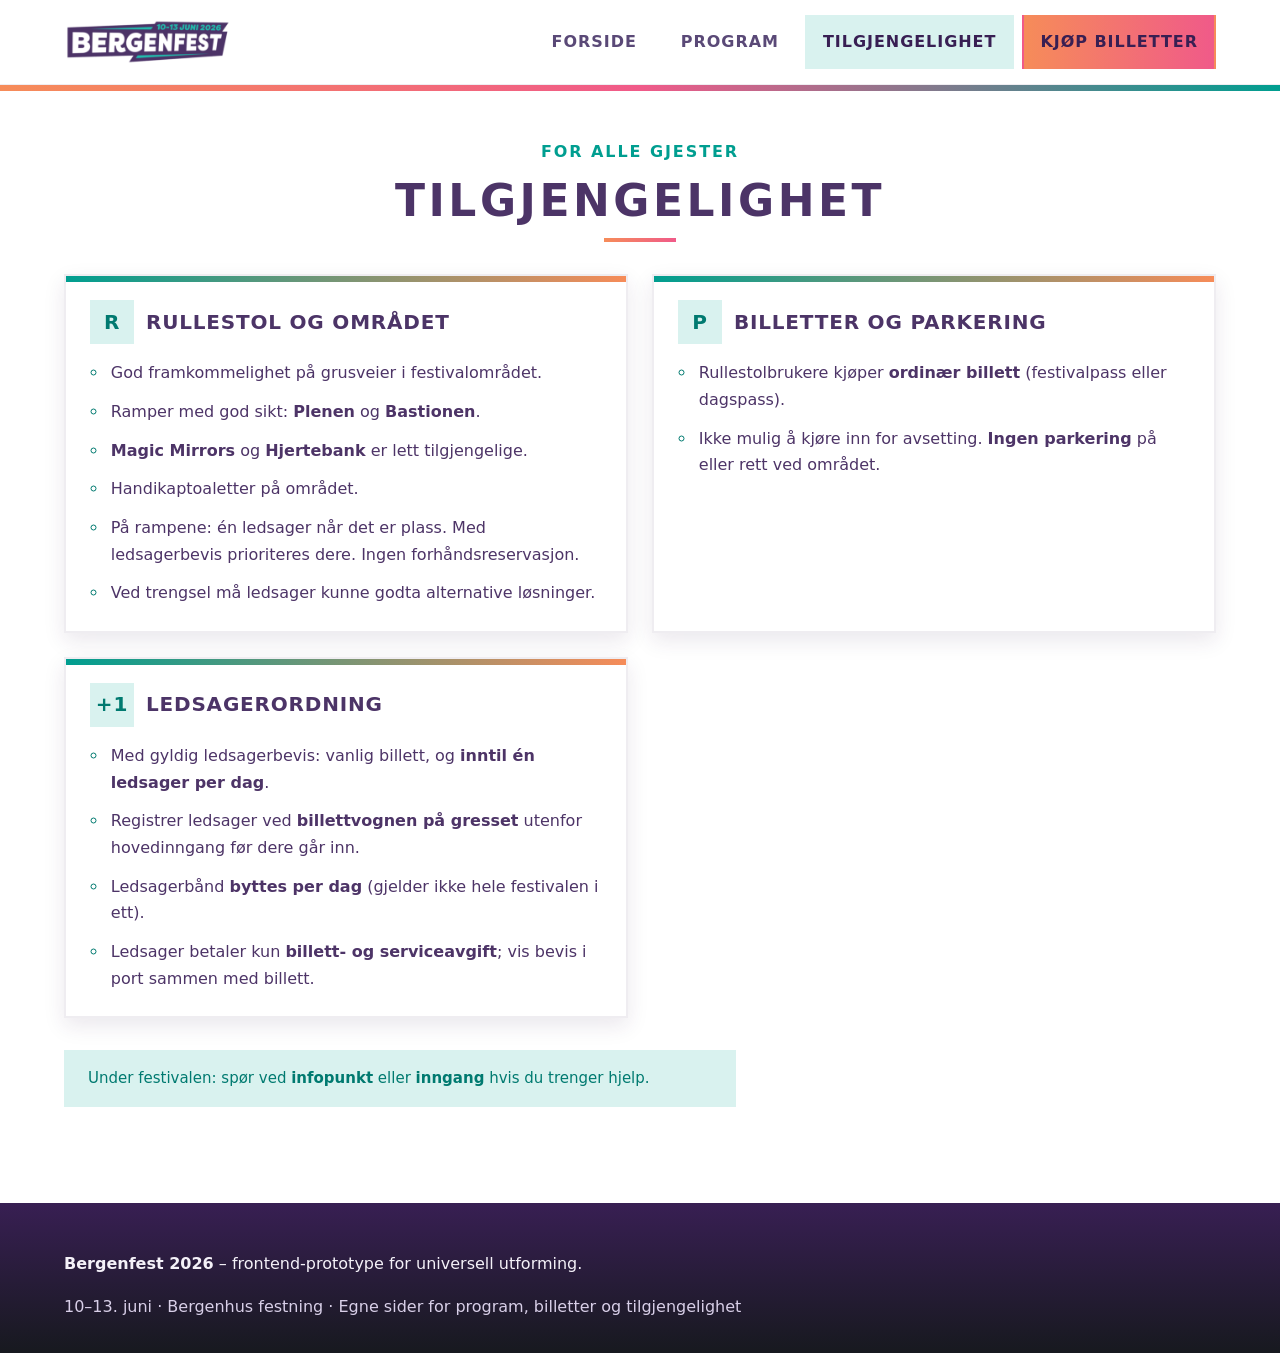
<file: tilgjengelighet.html>
<!DOCTYPE html>
<html lang="nb">
<head>
  <meta charset="UTF-8">
  <meta name="viewport" content="width=device-width, initial-scale=1.0">
  <link rel="icon" href="Favicon/BergenFavicon.ico" sizes="any">
  <meta name="description" content="Bergenfest 2026 – kort om rullestol, billetter, parkering og ledsager.">
  <title>Bergenfest 2026 – Tilgjengelighet</title>
  <link rel="stylesheet" href="css/common.css">
  <link rel="stylesheet" href="css/tilgjengelighet.css">
</head>
<body>
  <a class="skip-link" href="#hovedinnhold">Hopp til hovedinnhold</a>

  <header class="site-header">
    <div class="site-header__inner">
      <a class="site-logo" href="index.html" aria-label="Bergenfest 2026 – gå til forsiden">
        <img class="site-logo__image" src="Bergenfest - Bergenfest_files/date-purple-with-green.png" alt="" width="168" height="72">
      </a>

      <div class="site-header__tools">
        <a class="site-cta" href="billetter.html">Kjøp billetter</a>
        <button
          type="button"
          class="menu-toggle"
          aria-expanded="false"
          aria-controls="hovedmeny"
          aria-label="Åpne eller lukk navigasjonsmeny"
        >
          <span class="menu-toggle__bar" aria-hidden="true"></span>
          <span class="menu-toggle__bar" aria-hidden="true"></span>
          <span class="menu-toggle__bar" aria-hidden="true"></span>
          <span class="menu-toggle__label">Meny</span>
        </button>
      </div>

      <nav id="hovedmeny" class="site-nav" aria-label="Hovedmeny">
        <ul class="site-nav__list">
          <li><a href="index.html" class="site-nav__link">Forside</a></li>
          <li><a href="program.html" class="site-nav__link">Program</a></li>
          <li><a href="tilgjengelighet.html" class="site-nav__link" aria-current="page">Tilgjengelighet</a></li>
          <li>
            <a href="billetter.html" class="site-nav__link site-nav__link--cta">
              Kjøp billetter
            </a>
          </li>
        </ul>
      </nav>
    </div>
  </header>

  <main id="hovedinnhold" class="site-main" tabindex="-1">
    <div class="page-intro page-intro--access" aria-hidden="true"></div>
    <div class="page-section">
      <header class="page-header page-header--centered">
        <p class="page-header__kicker">For alle gjester</p>
        <h1 id="tilgjengelighet-tittel" class="page-header__title">Tilgjengelighet</h1>
      </header>

      <ul class="access-grid">
        <li>
          <article class="access-card" aria-labelledby="access-rullestol">
            <h2 id="access-rullestol" class="access-card__title">
              <span class="access-card__icon" aria-hidden="true">R</span>
              Rullestol og området
            </h2>
            <ul class="access-card__list">
              <li>God framkommelighet på grusveier i festivalområdet.</li>
              <li>Ramper med god sikt: <strong>Plenen</strong> og <strong>Bastionen</strong>.</li>
              <li><strong>Magic Mirrors</strong> og <strong>Hjertebank</strong> er lett tilgjengelige.</li>
              <li>Handikaptoaletter på området.</li>
              <li>På rampene: én ledsager når det er plass. Med ledsagerbevis prioriteres dere. Ingen forhåndsreservasjon.</li>
              <li>Ved trengsel må ledsager kunne godta alternative løsninger.</li>
            </ul>
          </article>
        </li>
        <li>
          <article class="access-card" aria-labelledby="access-praktisk">
            <h2 id="access-praktisk" class="access-card__title">
              <span class="access-card__icon" aria-hidden="true">P</span>
              Billetter og parkering
            </h2>
            <ul class="access-card__list">
              <li>Rullestolbrukere kjøper <strong>ordinær billett</strong> (festivalpass eller dagspass).</li>
              <li>Ikke mulig å kjøre inn for avsetting. <strong>Ingen parkering</strong> på eller rett ved området.</li>
            </ul>
          </article>
        </li>
        <li>
          <article class="access-card access-card--wide" aria-labelledby="access-ledsager">
            <h2 id="access-ledsager" class="access-card__title">
              <span class="access-card__icon" aria-hidden="true">+1</span>
              Ledsagerordning
            </h2>
            <ul class="access-card__list">
              <li>Med gyldig ledsagerbevis: vanlig billett, og <strong>inntil én ledsager per dag</strong>.</li>
              <li>Registrer ledsager ved <strong>billettvognen på gresset</strong> utenfor hovedinngang før dere går inn.</li>
              <li>Ledsagerbånd <strong>byttes per dag</strong> (gjelder ikke hele festivalen i ett).</li>
              <li>Ledsager betaler kun <strong>billett- og serviceavgift</strong>; vis bevis i port sammen med billett.</li>
            </ul>
          </article>
        </li>
      </ul>

      <p class="access-footnote">
        Under festivalen: spør ved <strong>infopunkt</strong> eller <strong>inngang</strong> hvis du trenger hjelp.
      </p>
    </div>
  </main>

  <footer class="site-footer">
    <div class="site-footer__inner">
      <p><strong>Bergenfest 2026</strong> – frontend-prototype for universell utforming.</p>
      <p class="site-footer__meta">10–13. juni · Bergenhus festning · Egne sider for program, billetter og tilgjengelighet</p>
    </div>
  </footer>

  <script src="js/common.js"></script>
</body>
</html>
</file>
<file: css/common.css>
/* Bergenfest-prototype: visuell profil fra bergenfest.no, med tydeligere kontrast og navigasjon */
:root {
  --color-bg: #ffffff;
  --color-bg-soft: #f6f4f8;
  --color-surface: #ffffff;
  --color-text: #17191f;
  --color-muted: #4d3467;
  --color-purple: #381f53;
  --color-purple-rich: #5a4977;
  --color-purple-soft: #4c3467;
  --color-purple-dark: #2b1442;
  --color-teal: #009e90;
  --color-teal-light: #d9f2ef;
  --color-teal-deep: #007a70;
  --color-accent: #f68c59;
  --color-accent-dark: #e06f3d;
  --color-pink: #f05a89;
  --color-dark: #17191f;
  --color-border: #d8d2e0;
  --color-focus: #0b5fff;
  --gradient-cta: linear-gradient(90deg, #f68c59 0%, #f05a89 100%);
  --gradient-footer: linear-gradient(180deg, #381f53 0%, #17191f 100%);
  --shadow-soft: 0 0.75rem 1.75rem rgba(23, 25, 31, 0.08);
  --shadow-card: 0 0.5rem 1.25rem rgba(56, 31, 83, 0.1);
  --shadow-card-hover: 0 0.85rem 1.75rem rgba(56, 31, 83, 0.16);
  --radius: 0;
  --radius-soft: 0.25rem;
  --header-height: 5.25rem;
  --content-width: 72rem;
  --space-xs: 0.5rem;
  --space-sm: 0.75rem;
  --space-md: 1rem;
  --space-lg: 1.5rem;
  --space-xl: 2rem;
  --space-2xl: 3rem;
  --space-3xl: 4rem;
  --font-body: Roboto, "Segoe UI", system-ui, -apple-system, sans-serif;
  --font-display: Roboto, "Segoe UI", system-ui, -apple-system, sans-serif;
  --line-height: 1.6667;
  --focus-ring: 0 0 0 3px #ffffff, 0 0 0 5px var(--color-focus);
  --transition-fast: 180ms ease;
}

*,
*::before,
*::after {
  box-sizing: border-box;
}

html {
  scroll-behavior: smooth;
}

body {
  margin: 0;
  min-height: 100vh;
  font-family: var(--font-body);
  font-size: 1rem;
  line-height: var(--line-height);
  color: var(--color-text);
  background: var(--color-bg);
}

img {
  max-width: 100%;
  display: block;
}

a {
  color: var(--color-purple-rich);
}

a:hover {
  color: var(--color-dark);
}

.skip-link {
  position: absolute;
  left: var(--space-md);
  top: -100%;
  z-index: 1000;
  padding: var(--space-sm) var(--space-md);
  background: var(--color-purple);
  color: #ffffff;
  text-decoration: none;
  border-radius: var(--radius-soft);
}

.skip-link:focus {
  top: var(--space-md);
  outline: none;
  box-shadow: var(--focus-ring);
}

.visually-hidden {
  position: absolute;
  width: 1px;
  height: 1px;
  padding: 0;
  margin: -1px;
  overflow: hidden;
  clip: rect(0, 0, 0, 0);
  white-space: nowrap;
  border: 0;
}

:focus-visible {
  outline: none;
  box-shadow: var(--focus-ring);
}

.site-header {
  position: sticky;
  top: 0;
  z-index: 100;
  background: #ffffff;
  border-bottom: 1px solid rgba(56, 31, 83, 0.08);
}

.site-header__inner {
  width: min(100% - 2rem, var(--content-width));
  margin: 0 auto;
  min-height: var(--header-height);
  display: flex;
  align-items: center;
  gap: var(--space-sm);
}

.site-logo {
  display: inline-flex;
  align-items: center;
  min-height: 2.75rem;
  text-decoration: none;
}

.site-logo__image {
  width: min(10.5rem, 42vw);
  height: auto;
}

.site-header__tools {
  display: flex;
  align-items: center;
  gap: var(--space-sm);
  margin-left: auto;
}

.site-cta {
  display: inline-flex;
  align-items: center;
  justify-content: center;
  min-width: 2.75rem;
  min-height: 2.75rem;
  padding: 0.75rem 1.25rem;
  background: var(--gradient-cta);
  color: var(--color-purple);
  border: 2px solid transparent;
  font-size: 1rem;
  font-weight: 800;
  letter-spacing: 0.1em;
  text-transform: uppercase;
  text-decoration: none;
  white-space: nowrap;
}

.site-cta:hover,
.site-cta:focus-visible {
  background: var(--color-dark);
  color: #ffffff;
}

.menu-toggle {
  display: inline-flex;
  flex-direction: column;
  align-items: center;
  justify-content: center;
  gap: 0.3rem;
  min-width: 2.75rem;
  min-height: 2.75rem;
  padding: 0.55rem;
  border: 2px solid var(--color-purple-rich);
  border-radius: var(--radius);
  background: var(--color-purple-rich);
  color: #ffffff;
  cursor: pointer;
}

.menu-toggle__bar {
  display: block;
  width: 1.35rem;
  height: 0.25rem;
  border-radius: 0;
}

.menu-toggle__bar:nth-child(1) {
  background: var(--color-teal);
}

.menu-toggle__bar:nth-child(2) {
  background: var(--color-pink);
}

.menu-toggle__bar:nth-child(3) {
  background: var(--color-accent);
}

.menu-toggle__label {
  font-size: 0.875rem;
  font-weight: 800;
  letter-spacing: 0.08em;
  text-transform: uppercase;
}

.site-nav {
  width: 100%;
}

.site-nav__list {
  list-style: none;
  margin: 0;
  padding: 0;
  display: none;
  flex-direction: column;
  gap: var(--space-xs);
}

.site-nav--open .site-nav__list {
  display: flex;
  padding: var(--space-xl) 0 var(--space-md);
}

.site-nav__link {
  display: inline-flex;
  align-items: center;
  justify-content: center;
  min-height: 2.75rem;
  padding: 0.75rem 1rem;
  border-radius: var(--radius);
  text-decoration: none;
  font-weight: 800;
  letter-spacing: 0.06em;
  text-transform: uppercase;
  color: var(--color-purple-rich);
  border: 2px solid transparent;
  transition: background-color var(--transition-fast), color var(--transition-fast), border-color var(--transition-fast);
}

.site-nav__link:hover,
.site-nav__link:focus-visible,
.site-nav__link[aria-current="page"]:not(.site-nav__link--cta) {
  background: var(--color-teal-light);
  color: var(--color-purple);
}

.site-nav__link--cta {
  background: var(--gradient-cta);
  color: var(--color-purple);
}

.site-nav__link--cta[aria-current="page"] {
  background: var(--gradient-cta);
  color: var(--color-purple);
  box-shadow: inset 0 0 0 2px var(--color-purple);
}

.site-nav__link--cta:hover,
.site-nav__link--cta:focus-visible {
  background: var(--color-dark);
  color: #ffffff;
}

.site-main {
  min-height: calc(100vh - var(--header-height));
}

.page-intro {
  height: 0.35rem;
  background: var(--gradient-cta);
}

.page-section {
  width: min(100% - 2rem, var(--content-width));
  margin: 0 auto;
  padding: var(--space-2xl) 0;
}

.page-section--centered {
  text-align: center;
}

.section-heading {
  margin-bottom: var(--space-xl);
}

.section-heading--centered {
  text-align: center;
}

.section-heading--centered .section-intro {
  margin-inline: auto;
}

.section-heading__kicker,
.page-header__kicker {
  margin: 0 0 var(--space-sm);
  font-size: 1rem;
  font-weight: 800;
  letter-spacing: 0.12em;
  text-transform: uppercase;
  color: var(--color-teal);
}

.section-title,
.page-header__title {
  margin: 0 0 var(--space-md);
  font-family: var(--font-display);
  font-size: clamp(1.875rem, 4vw, 2.75rem);
  line-height: 1.1;
  color: var(--color-purple-soft);
  text-transform: uppercase;
  letter-spacing: 0.08em;
}

.section-title::after,
.page-header__title::after {
  content: "";
  display: block;
  width: 4.5rem;
  height: 0.3rem;
  margin-top: var(--space-sm);
  background: var(--gradient-cta);
}

.section-heading--centered .section-title::after,
.page-section--centered .page-header__title::after,
.page-section--centered .section-title::after {
  margin-inline: auto;
}

.section-intro,
.page-header__lead {
  margin: 0;
  max-width: 42rem;
  color: var(--color-muted);
  font-size: 1.0625rem;
}

.page-header {
  margin-bottom: var(--space-xl);
}

.page-header--centered {
  text-align: center;
}

.page-header--centered .page-header__lead {
  margin-inline: auto;
}

.page-header--centered .page-header__title::after {
  margin-inline: auto;
}

.button {
  display: inline-flex;
  align-items: center;
  justify-content: center;
  min-width: 2.75rem;
  min-height: 2.75rem;
  padding: 0.75rem 1.5rem;
  border-radius: var(--radius);
  border: 2px solid transparent;
  font-size: 1rem;
  font-weight: 800;
  letter-spacing: 0.08em;
  text-transform: uppercase;
  text-decoration: none;
  cursor: pointer;
  transition: background-color var(--transition-fast), color var(--transition-fast), border-color var(--transition-fast);
}

.button--primary {
  background: var(--gradient-cta);
  color: var(--color-purple);
}

.button--primary:hover,
.button--primary:focus-visible {
  background: var(--color-dark);
  color: #ffffff;
}

.button--secondary {
  background: transparent;
  color: var(--color-purple);
  border-color: var(--color-purple);
}

.button--secondary:hover,
.button--secondary:focus-visible {
  background: var(--color-teal-light);
  color: var(--color-purple);
}

.button--on-dark {
  background: transparent;
  color: #ffffff;
  border-color: #ffffff;
}

.button--on-dark:hover,
.button--on-dark:focus-visible {
  background: rgba(255, 255, 255, 0.12);
  color: #ffffff;
}

.site-footer {
  margin-top: var(--space-2xl);
  background: var(--gradient-footer);
  color: #f4f1f8;
}

.site-footer__inner {
  width: min(100% - 2rem, var(--content-width));
  margin: 0 auto;
  padding: var(--space-xl) 0;
}

.site-footer__meta {
  margin: var(--space-sm) 0 0;
  color: #d8cfe8;
}

@media (min-width: 48rem) {
  .site-header__inner {
    flex-wrap: wrap;
    gap: var(--space-md);
  }

  .site-header__tools .site-cta {
    display: none;
  }

  .menu-toggle {
    display: none;
  }

  .site-nav {
    width: auto;
    margin-left: auto;
  }

  .site-nav__list {
    display: flex;
    flex-direction: row;
    align-items: center;
    gap: var(--space-xs);
    padding-bottom: 0;
  }

  .site-nav--open .site-nav__list {
    padding: 0;
  }
}

@media (max-width: 47.99rem) {
  .site-nav {
    position: fixed;
    inset: 4.75rem 0 0;
    padding: 0 1rem 1.5rem;
    background: var(--color-dark);
    overflow-y: auto;
    transform: translateY(-120%);
    opacity: 0;
    pointer-events: none;
    transition: transform var(--transition-fast), opacity var(--transition-fast);
  }

  .site-nav::before {
    content: "";
    position: fixed;
    inset: 4.75rem 0 0;
    background: var(--color-teal);
    z-index: -1;
  }

  .site-nav--open {
    transform: translateY(0);
    opacity: 1;
    pointer-events: auto;
  }

  .site-nav__link {
    width: 100%;
    justify-content: flex-start;
    color: #ffffff;
    border-color: rgba(255, 255, 255, 0.12);
  }

  .site-nav__link:hover,
  .site-nav__link:focus-visible,
  .site-nav__link[aria-current="page"]:not(.site-nav__link--cta) {
    background: rgba(255, 255, 255, 0.12);
    color: #ffffff;
  }

  .site-nav__link--cta {
    background: var(--gradient-cta);
    color: var(--color-purple);
  }

  .site-nav__link--cta:hover,
  .site-nav__link--cta:focus-visible {
    background: #ffffff;
    color: var(--color-dark);
  }
}

@media (prefers-reduced-motion: reduce) {
  html {
    scroll-behavior: auto;
  }

  *,
  *::before,
  *::after {
    transition: none !important;
  }
}
</file>
<file: css/forside.css>
/* Forside: plakat, artistutvalg og praktisk informasjon i Bergenfest-stil */
.media-hero {
  background: var(--color-teal);
}

.media-hero__image {
  width: 100%;
  height: auto;
  margin: 0 auto;
  object-fit: contain;
}

.intro-band {
  background: var(--color-teal);
  color: #ffffff;
}

.intro-band__inner {
  width: min(100% - 2rem, var(--content-width));
  margin: 0 auto;
  padding: var(--space-2xl) 0;
  display: grid;
  gap: var(--space-xl);
}

.intro-band__title {
  margin: 0;
  font-family: var(--font-display);
  font-size: clamp(2rem, 5vw, 3.25rem);
  line-height: 1.05;
  letter-spacing: 0.08em;
  text-transform: uppercase;
  text-wrap: balance;
}

.intro-band__lead {
  margin: 0;
  max-width: 40rem;
  font-size: 1.125rem;
  color: #f4f1f8;
}

.intro-band__actions {
  display: flex;
  flex-wrap: wrap;
  gap: var(--space-md);
}

.featured-artists {
  padding-top: var(--space-2xl);
  padding-bottom: var(--space-2xl);
}

.featured-artists__grid {
  list-style: none;
  margin: 0;
  padding: 0;
  display: grid;
  gap: var(--space-lg);
}

.featured-artists__cta {
  margin: var(--space-xl) 0 0;
  text-align: center;
}

.artist-teaser {
  margin: 0;
}

.artist-teaser__card {
  position: relative;
  overflow: hidden;
  min-height: 100%;
  background: var(--color-dark);
  border: 3px solid var(--frame-color, var(--color-pink));
  box-shadow: var(--shadow-card);
}

.artist-teaser__card::after {
  content: "";
  position: absolute;
  inset: 0;
  z-index: 1;
  background: linear-gradient(
    180deg,
    rgba(23, 25, 31, 0.08) 35%,
    rgba(23, 25, 31, 0.72) 72%,
    rgba(23, 25, 31, 0.92) 100%
  );
  pointer-events: none;
}

.artist-teaser__link {
  position: relative;
  z-index: 2;
  display: flex;
  flex-direction: column;
  min-height: 100%;
  color: #ffffff;
  text-decoration: none;
}

.artist-teaser__link:focus-visible {
  outline: none;
  box-shadow: inset 0 0 0 4px #ffffff, inset 0 0 0 7px var(--color-focus);
}

.artist-teaser__card--red {
  --frame-color: #f05a89;
}

.artist-teaser__card--purple {
  --frame-color: #5a4977;
}

.artist-teaser__card--green {
  --frame-color: #009e90;
}

.artist-teaser__card--orange {
  --frame-color: #f68c59;
}

.artist-teaser__image {
  width: 100%;
  aspect-ratio: 1 / 1;
  object-fit: cover;
}

.artist-teaser__name {
  position: absolute;
  inset-inline: 0;
  bottom: 0;
  margin: 0;
  padding: 1rem;
  font-size: clamp(1.125rem, 2.5vw, 1.75rem);
  font-weight: 800;
  letter-spacing: 0.06em;
  line-height: 1.15;
  text-align: center;
  text-transform: uppercase;
  color: #ffffff;
  background: rgba(23, 25, 31, 0.72);
}

.card-grid,
.practical-grid {
  list-style: none;
  margin: 0;
  padding: 0;
}

.card-grid {
  display: grid;
  gap: var(--space-lg);
}

.info-card,
.practical-card {
  position: relative;
  overflow: hidden;
  background: var(--color-surface);
  border: 2px solid rgba(56, 31, 83, 0.1);
  border-radius: var(--radius);
  box-shadow: var(--shadow-card);
  transition: box-shadow var(--transition-fast), border-color var(--transition-fast);
}

.info-card:hover,
.practical-card:hover {
  border-color: rgba(56, 31, 83, 0.22);
  box-shadow: var(--shadow-card-hover);
}

.info-card,
.practical-card {
  padding: var(--space-lg);
  height: 100%;
}

.info-card::before,
.practical-card::before {
  content: "";
  position: absolute;
  top: 0;
  left: 0;
  right: 0;
  height: 0.35rem;
}

.info-card--program::before {
  background: linear-gradient(90deg, var(--color-teal), #5ec2c7);
}

.info-card--practical::before {
  background: var(--gradient-cta);
}

.info-card--access::before {
  background: linear-gradient(90deg, var(--color-purple), var(--color-purple-rich));
}

.info-card__tag {
  margin: 0 0 var(--space-sm);
  font-size: 0.8125rem;
  font-weight: 800;
  letter-spacing: 0.1em;
  text-transform: uppercase;
  color: var(--color-teal);
}

.info-card__title,
.practical-card__title {
  margin: 0 0 var(--space-sm);
  font-size: 1.25rem;
  color: var(--color-purple-soft);
  text-transform: uppercase;
  letter-spacing: 0.05em;
}

.info-card__text {
  margin: 0 0 var(--space-lg);
  color: var(--color-muted);
}

.info-card__link {
  display: inline-flex;
  align-items: center;
  min-height: 2.75rem;
  padding: 0.5rem 0;
  font-weight: 800;
  letter-spacing: 0.05em;
  text-transform: uppercase;
  text-decoration: none;
  border-bottom: 3px solid var(--color-teal);
}

.info-card__link:hover,
.info-card__link:focus-visible {
  color: var(--color-dark);
  border-bottom-color: var(--color-dark);
}

.page-section--muted {
  position: relative;
  background: var(--color-bg-soft);
  width: 100%;
  padding-inline: max(1rem, calc((100% - var(--content-width)) / 2));
}

.page-section--muted > * {
  position: relative;
  z-index: 1;
}

.practical-grid {
  display: grid;
  gap: var(--space-lg);
}

.practical-card::before {
  background: var(--gradient-cta);
}

.practical-card p {
  margin: 0;
  color: var(--color-muted);
}

@media (min-width: 40rem) {
  .featured-artists__grid {
    grid-template-columns: repeat(2, minmax(0, 1fr));
  }
}

@media (min-width: 48rem) {
  .intro-band__inner {
    grid-template-columns: minmax(0, 1.2fr) auto;
    align-items: end;
  }

  .card-grid,
  .practical-grid {
    grid-template-columns: repeat(3, minmax(0, 1fr));
  }
}

@media (min-width: 64rem) {
  .featured-artists__grid {
    grid-template-columns: repeat(3, minmax(0, 1fr));
  }
}
</file>
<file: css/artist.css>
/* Artistside: detaljvisning i tråd med øvrig prototype */
.artist-page {
  padding-top: var(--space-lg);
}

.artist-page-nav {
  max-width: 52rem;
  margin: 0 auto var(--space-xl);
}

.artist-back {
  display: inline-flex;
  align-items: center;
  gap: var(--space-xs);
  min-height: 2.75rem;
  padding: 0.75rem 1.25rem;
  border: 2px solid rgba(56, 31, 83, 0.16);
  border-radius: var(--radius-soft);
  background: #ffffff;
  color: var(--color-purple-dark);
  font-size: 1rem;
  font-weight: 800;
  letter-spacing: 0.02em;
  text-decoration: none;
  box-shadow: 0 0.2rem 0.6rem rgba(56, 31, 83, 0.08);
  transition:
    background-color var(--transition-fast),
    border-color var(--transition-fast),
    color var(--transition-fast),
    box-shadow var(--transition-fast),
    transform var(--transition-fast);
}

.artist-back:hover {
  background: var(--color-teal-light);
  border-color: var(--color-teal-deep);
  color: var(--color-purple-dark);
  box-shadow: var(--shadow-card-hover);
  transform: translateY(-1px);
}

.artist-back:focus-visible {
  outline: none;
  background: #ffffff;
  border-color: var(--color-focus);
  color: var(--color-purple-dark);
  box-shadow: var(--focus-ring);
}

.artist-root {
  max-width: 52rem;
  margin-inline: auto;
}

.artist-status {
  margin: 0;
  font-weight: 700;
  color: var(--color-muted);
}

.artist-error {
  padding: var(--space-xl);
  border-radius: var(--radius);
  border: 1px solid rgba(43, 20, 66, 0.12);
  background: var(--color-surface);
  box-shadow: var(--shadow-card);
}

.artist-error__title {
  margin: 0 0 var(--space-sm);
  font-size: 1.25rem;
  color: var(--color-purple);
}

.artist-card {
  overflow: hidden;
  border: 2px solid rgba(56, 31, 83, 0.08);
  border-radius: var(--radius);
  background: var(--color-surface);
  box-shadow: var(--shadow-card);
}

.artist-card::before {
  content: "";
  display: block;
  height: 0.35rem;
  background: linear-gradient(90deg, var(--color-teal), var(--color-purple), var(--color-accent));
}

.artist-card__inner {
  padding: var(--space-xl);
}

.artist-card__title {
  margin: 0 0 var(--space-sm);
  font-family: var(--font-display);
  font-size: clamp(1.75rem, 4vw, 2.5rem);
  font-weight: 800;
  letter-spacing: 0.03em;
  text-transform: uppercase;
  color: var(--color-purple);
}

.artist-card__title::after {
  content: "";
  display: block;
  width: 4.5rem;
  height: 0.3rem;
  margin-top: var(--space-sm);
  border-radius: var(--radius);
  background: var(--gradient-cta);
}

.artist-card__teaser {
  margin: 0;
  max-width: 38rem;
  font-size: 1.0625rem;
  line-height: 1.55;
  font-weight: 600;
  color: var(--color-text);
  display: -webkit-box;
  -webkit-box-orient: vertical;
  -webkit-line-clamp: 3;
  overflow: hidden;
}

.artist-card__content {
  display: grid;
  gap: var(--space-xl);
}

.artist-card__section-title {
  margin: 0 0 var(--space-md);
  font-size: 1rem;
  font-weight: 800;
  letter-spacing: 0.08em;
  text-transform: uppercase;
  color: var(--color-purple-soft);
}

.artist-card__show {
  margin: 0;
  padding: var(--space-lg);
  border: 2px solid rgba(56, 31, 83, 0.1);
  border-radius: var(--radius-soft);
  background: var(--color-bg-soft);
  box-shadow: var(--shadow-soft);
}

.artist-card__show-list {
  display: grid;
  gap: var(--space-md);
  margin: 0;
}

.artist-card__show-item {
  margin: 0;
}

.artist-card__show-label {
  display: inline-flex;
  align-items: center;
  gap: var(--space-sm);
}

.artist-card__icon {
  flex-shrink: 0;
  color: var(--color-teal-deep);
}

.artist-card__show-term {
  margin: 0 0 var(--space-xs);
  font-size: 0.875rem;
  font-weight: 800;
  letter-spacing: 0.08em;
  text-transform: uppercase;
  color: var(--color-teal-deep);
}

.artist-card__show-value {
  margin: 0;
  padding-left: calc(20px + var(--space-sm));
  font-size: 1.0625rem;
  font-weight: 800;
  color: var(--color-purple-dark);
}

.artist-card__date {
  margin: 0 0 var(--space-xl);
  font-size: 1rem;
  font-weight: 800;
  letter-spacing: 0.06em;
  text-transform: uppercase;
  color: var(--color-teal);
}

.artist-card__figure {
  margin: 0 0 var(--space-xl);
  border-radius: var(--radius-sm);
  overflow: hidden;
  border: 1px solid rgba(43, 20, 66, 0.08);
  background: #f7f4fa;
}

.artist-card__figure img {
  width: 100%;
  height: auto;
  display: block;
}

.artist-bio {
  margin: 0;
}

.artist-actions {
  display: flex;
  flex-wrap: wrap;
  gap: var(--space-md);
  margin-top: var(--space-md);
  padding-top: var(--space-xl);
  border-top: 1px solid rgba(43, 20, 66, 0.1);
}

.artist-actions .button {
  flex: 1 1 12rem;
}

.artist-actions .button:focus-visible {
  outline: none;
  box-shadow: var(--focus-ring);
}

.artist-bio p {
  margin: 0 0 var(--space-md);
  color: var(--color-text);
  font-size: 1.0625rem;
}

.artist-bio p:last-child {
  margin-bottom: 0;
}

.artist-bio p.artist-bio__lead {
  font-size: 1.125rem;
  font-weight: 700;
  color: var(--color-text);
}

.artist-bio__more {
  margin-top: var(--space-md);
}

.artist-bio__toggle {
  display: inline-flex;
  align-items: center;
  min-height: 2.75rem;
  padding: 0.5rem 0;
  font-size: 1rem;
  font-weight: 800;
  letter-spacing: 0.04em;
  text-transform: uppercase;
  color: var(--color-purple);
  cursor: pointer;
}

.artist-bio__toggle:hover,
.artist-bio__toggle:focus-visible {
  color: var(--color-teal-deep);
}

.artist-bio__more[open] .artist-bio__toggle {
  margin-bottom: var(--space-md);
}

.artist-social {
  margin: 0;
  padding-top: var(--space-lg);
  border-top: 1px solid rgba(43, 20, 66, 0.1);
}

.artist-social ul {
  list-style: none;
  margin: 0;
  padding: 0;
  display: flex;
  flex-wrap: wrap;
  gap: var(--space-sm);
}

.artist-social a,
.artist-social__channel {
  display: inline-flex;
  align-items: center;
  min-height: 2.75rem;
  padding: 0.5rem 1rem;
  border-radius: var(--radius);
  border: 2px solid var(--color-border);
  font-weight: 700;
  color: var(--color-purple);
}

.artist-social__channel {
  background: var(--color-bg-soft);
}

.artist-social__note {
  margin: var(--space-sm) 0 0;
  color: var(--color-purple-soft);
  font-size: 0.9375rem;
}

.artist-social a:hover {
  border-color: var(--color-teal);
  background: var(--color-teal-light);
  color: var(--color-purple-dark);
}

.artist-source {
  margin-top: var(--space-xl);
  padding: var(--space-md) var(--space-lg);
  border-radius: var(--radius-sm);
  background: var(--color-teal-light);
  color: var(--color-purple-dark);
  font-size: 0.9375rem;
}

@media (min-width: 40rem) {
  .artist-card__show-list {
    grid-template-columns: repeat(3, minmax(0, 1fr));
    gap: var(--space-lg);
  }

  .artist-card__show-value {
    padding-left: 0;
  }
}

@media (min-width: 48rem) {
  .artist-layout {
    display: grid;
    grid-template-columns: minmax(0, 1fr) minmax(0, 1.15fr);
    gap: var(--space-2xl);
    align-items: start;
  }

  .artist-card__figure {
    margin-bottom: 0;
  }
}
</file>
<file: css/billetter.css>
/* Billettside */
.notice {
  position: relative;
  overflow: hidden;
  max-width: 40rem;
  margin: 0 auto;
  padding: var(--space-xl);
  text-align: left;
  background: var(--color-surface);
  border: 2px solid rgba(56, 31, 83, 0.1);
  border-radius: var(--radius);
  box-shadow: var(--shadow-card);
}

.notice::before {
  content: "";
  position: absolute;
  top: 0;
  left: 0;
  right: 0;
  height: 0.35rem;
  background: var(--gradient-cta);
}

.notice__title {
  margin: 0 0 var(--space-sm);
  font-size: 1.3rem;
  font-weight: 800;
  letter-spacing: 0.04em;
  text-transform: uppercase;
  color: var(--color-purple-soft);
}

.notice__text {
  margin: 0 0 var(--space-lg);
  color: var(--color-muted);
}

.notice__actions {
  display: flex;
  flex-wrap: wrap;
  gap: var(--space-md);
}

.notice .button--secondary {
  background: transparent;
  color: var(--color-purple);
  border-color: var(--color-purple);
}

.notice .button--secondary:hover,
.notice .button--secondary:focus-visible {
  background: var(--color-teal-light);
  color: var(--color-purple);
}
</file>
<file: css/program.css>
/* Programside: filtre og dagblokker i festivalens fargepalett */
.page-intro--program {
  background: linear-gradient(90deg, var(--color-teal) 0%, var(--color-purple-rich) 55%, var(--color-accent) 100%);
}

.program-controls {
  display: grid;
  gap: var(--space-lg);
  margin-bottom: var(--space-lg);
  padding: var(--space-lg);
  border: 2px solid rgba(56, 31, 83, 0.08);
  border-radius: var(--radius);
  background: var(--color-bg-soft);
  box-shadow: var(--shadow-soft);
}

.search-field {
  display: grid;
  gap: var(--space-xs);
}

.search-field__label {
  font-weight: 800;
  letter-spacing: 0.05em;
  text-transform: uppercase;
  color: var(--color-purple-soft);
}

.search-field__input {
  width: 100%;
  min-height: 2.75rem;
  padding: 0.8rem 1rem;
  border: 2px solid var(--color-border);
  border-radius: var(--radius);
  font: inherit;
  color: var(--color-text);
  background: var(--color-surface);
}

.search-field__input:focus-visible {
  border-color: var(--color-focus);
}

.day-filters {
  margin: 0;
  padding: 0;
  border: 0;
}

.day-filters__legend {
  margin-bottom: var(--space-sm);
  font-weight: 800;
  letter-spacing: 0.05em;
  text-transform: uppercase;
  color: var(--color-purple-soft);
}

.day-filters__buttons {
  display: flex;
  flex-wrap: wrap;
  gap: var(--space-md);
}

.filter-button {
  min-height: 2.75rem;
  min-width: 2.75rem;
  padding: 0.625rem 1rem;
  border: 2px solid var(--color-border);
  border-radius: var(--radius);
  background: var(--color-surface);
  color: var(--color-text);
  font: inherit;
  font-weight: 800;
  letter-spacing: 0.04em;
  text-transform: uppercase;
  cursor: pointer;
  transition: background-color var(--transition-fast), border-color var(--transition-fast), color var(--transition-fast);
}

.filter-button:hover,
.filter-button:focus-visible {
  border-color: var(--color-teal);
}

.filter-button--active,
.filter-button[aria-pressed="true"] {
  background: var(--color-teal);
  border-color: var(--color-teal);
  color: #ffffff;
}

.program-status {
  min-height: 1.5rem;
  margin: 0 0 var(--space-md);
  padding: 0.75rem 1rem;
  border-radius: var(--radius);
  background: var(--color-teal-light);
  color: var(--color-teal-deep);
  font-weight: 700;
}

.program-status:empty {
  display: none;
}

.program-schedule {
  display: grid;
  gap: var(--space-xl);
}

.program-day {
  position: relative;
  overflow: hidden;
  padding: var(--space-lg);
  border: 2px solid rgba(56, 31, 83, 0.08);
  border-radius: var(--radius);
  background: var(--color-surface);
  box-shadow: var(--shadow-card);
}

.program-day::before {
  content: "";
  position: absolute;
  top: 0;
  left: 0;
  right: 0;
  height: 0.35rem;
}

.program-day--onsdag::before {
  background: linear-gradient(90deg, var(--color-pink), #ff8eb0);
}

.program-day--torsdag::before {
  background: var(--gradient-cta);
}

.program-day--fredag::before {
  background: linear-gradient(90deg, var(--color-teal), #5ec2c7);
}

.program-day--lordag::before {
  background: linear-gradient(90deg, var(--color-purple), var(--color-purple-rich));
}

.program-day__title {
  margin: 0 0 var(--space-lg);
  padding-top: var(--space-xs);
  font-family: var(--font-display);
  font-size: clamp(1.25rem, 3vw, 1.75rem);
  font-weight: 800;
  letter-spacing: 0.08em;
  text-transform: uppercase;
  text-align: center;
  color: var(--color-purple-soft);
}

.program-day__table {
  display: grid;
  gap: var(--space-sm);
}

.program-day__header {
  display: none;
}

.program-day__list {
  list-style: none;
  margin: 0;
  padding: 0;
  display: grid;
  gap: var(--space-sm);
}

.program-day__item {
  margin: 0;
  padding: 0;
  border-radius: var(--radius);
  border: 2px solid rgba(56, 31, 83, 0.1);
  background: var(--color-bg-soft);
  transition: background-color var(--transition-fast), border-color var(--transition-fast);
}

.program-day__item:hover,
.program-day__item:focus-within {
  background: var(--color-teal-light);
  border-color: var(--color-teal-deep);
}

.program-day__item[hidden] {
  display: none;
}

.program-day__link {
  display: grid;
  gap: var(--space-sm);
  min-height: 2.75rem;
  padding: 0.85rem 1rem;
  color: var(--color-text);
  text-decoration: none;
}

.program-day__name {
  font-weight: 800;
  font-size: 1.0625rem;
  color: var(--color-purple);
}

.program-day__time,
.program-day__stage {
  display: flex;
  flex-wrap: wrap;
  align-items: baseline;
  gap: 0.35rem 0.5rem;
  font-weight: 700;
  color: var(--color-muted);
}

.program-day__label {
  font-size: 0.875rem;
  font-weight: 800;
  letter-spacing: 0.08em;
  text-transform: uppercase;
  color: var(--color-teal-deep);
}

.program-day__item:hover .program-day__link,
.program-day__item:focus-within .program-day__link {
  text-decoration: none;
}

.program-day__item:hover .program-day__name,
.program-day__item:focus-within .program-day__name {
  text-decoration: underline;
  text-underline-offset: 0.15em;
}

.program-day[hidden] {
  display: none;
}

@media (min-width: 40rem) {
  .program-day__link {
    grid-template-columns: minmax(12rem, 1.4fr) minmax(5rem, 0.7fr) minmax(8rem, 1fr);
    align-items: center;
    gap: var(--space-md);
  }

  .program-day__label {
    position: absolute;
    width: 1px;
    height: 1px;
    padding: 0;
    margin: -1px;
    overflow: hidden;
    clip: rect(0, 0, 0, 0);
    white-space: nowrap;
    border: 0;
  }
}

@media (min-width: 48rem) {
  .program-controls {
    grid-template-columns: minmax(16rem, 1fr) auto;
    align-items: end;
  }

  .program-day__header {
    display: grid;
    grid-template-columns: minmax(12rem, 1.4fr) minmax(5rem, 0.7fr) minmax(8rem, 1fr);
    gap: var(--space-md);
    padding: 0 1rem 0.35rem;
    border-bottom: 2px solid rgba(56, 31, 83, 0.12);
  }

  .program-day__header-cell {
    font-size: 0.875rem;
    font-weight: 800;
    letter-spacing: 0.08em;
    text-transform: uppercase;
    color: var(--color-purple-soft);
  }
}
</file>
<file: css/tilgjengelighet.css>
/* Tilgjengelighetsside */
.page-intro--access {
  background: linear-gradient(90deg, var(--color-accent) 0%, var(--color-pink) 50%, var(--color-teal) 100%);
}

.access-grid {
  list-style: none;
  margin: 0;
  padding: 0;
  display: grid;
  gap: var(--space-lg);
}

.access-card {
  position: relative;
  overflow: hidden;
  background: var(--color-surface);
  border: 2px solid rgba(56, 31, 83, 0.08);
  border-radius: var(--radius);
  box-shadow: var(--shadow-card);
  padding: var(--space-lg);
  height: 100%;
}

.access-card::before {
  content: "";
  position: absolute;
  top: 0;
  left: 0;
  right: 0;
  height: 0.35rem;
  background: linear-gradient(90deg, var(--color-teal), var(--color-accent));
}

.access-card__title {
  display: flex;
  align-items: center;
  gap: var(--space-sm);
  margin: 0 0 var(--space-md);
  font-size: 1.25rem;
  font-weight: 800;
  letter-spacing: 0.04em;
  text-transform: uppercase;
  color: var(--color-purple-soft);
}

.access-card__icon {
  display: inline-flex;
  align-items: center;
  justify-content: center;
  width: 2.75rem;
  height: 2.75rem;
  border-radius: var(--radius);
  background: var(--color-teal-light);
  color: var(--color-teal-deep);
  font-weight: 800;
}

.access-card p {
  margin: 0 0 var(--space-md);
  color: var(--color-muted);
}

.access-card p:last-child {
  margin-bottom: 0;
}

.access-card__list {
  margin: 0;
  padding-left: 1.15rem;
  color: var(--color-muted);
  display: grid;
  gap: var(--space-sm);
}

.access-card__list li {
  padding-left: 0.15rem;
}

.access-card__list li::marker {
  color: var(--color-teal-deep);
}

.access-footnote {
  margin: var(--space-xl) 0 0;
  padding: var(--space-md) var(--space-lg);
  border-radius: var(--radius-sm);
  background: var(--color-teal-light);
  color: var(--color-teal-deep);
  font-size: 0.9375rem;
  max-width: 42rem;
}

@media (min-width: 48rem) {
  .access-grid {
    grid-template-columns: repeat(2, minmax(0, 1fr));
  }

  .access-card--wide {
    grid-column: 1 / -1;
  }
}
</file>
